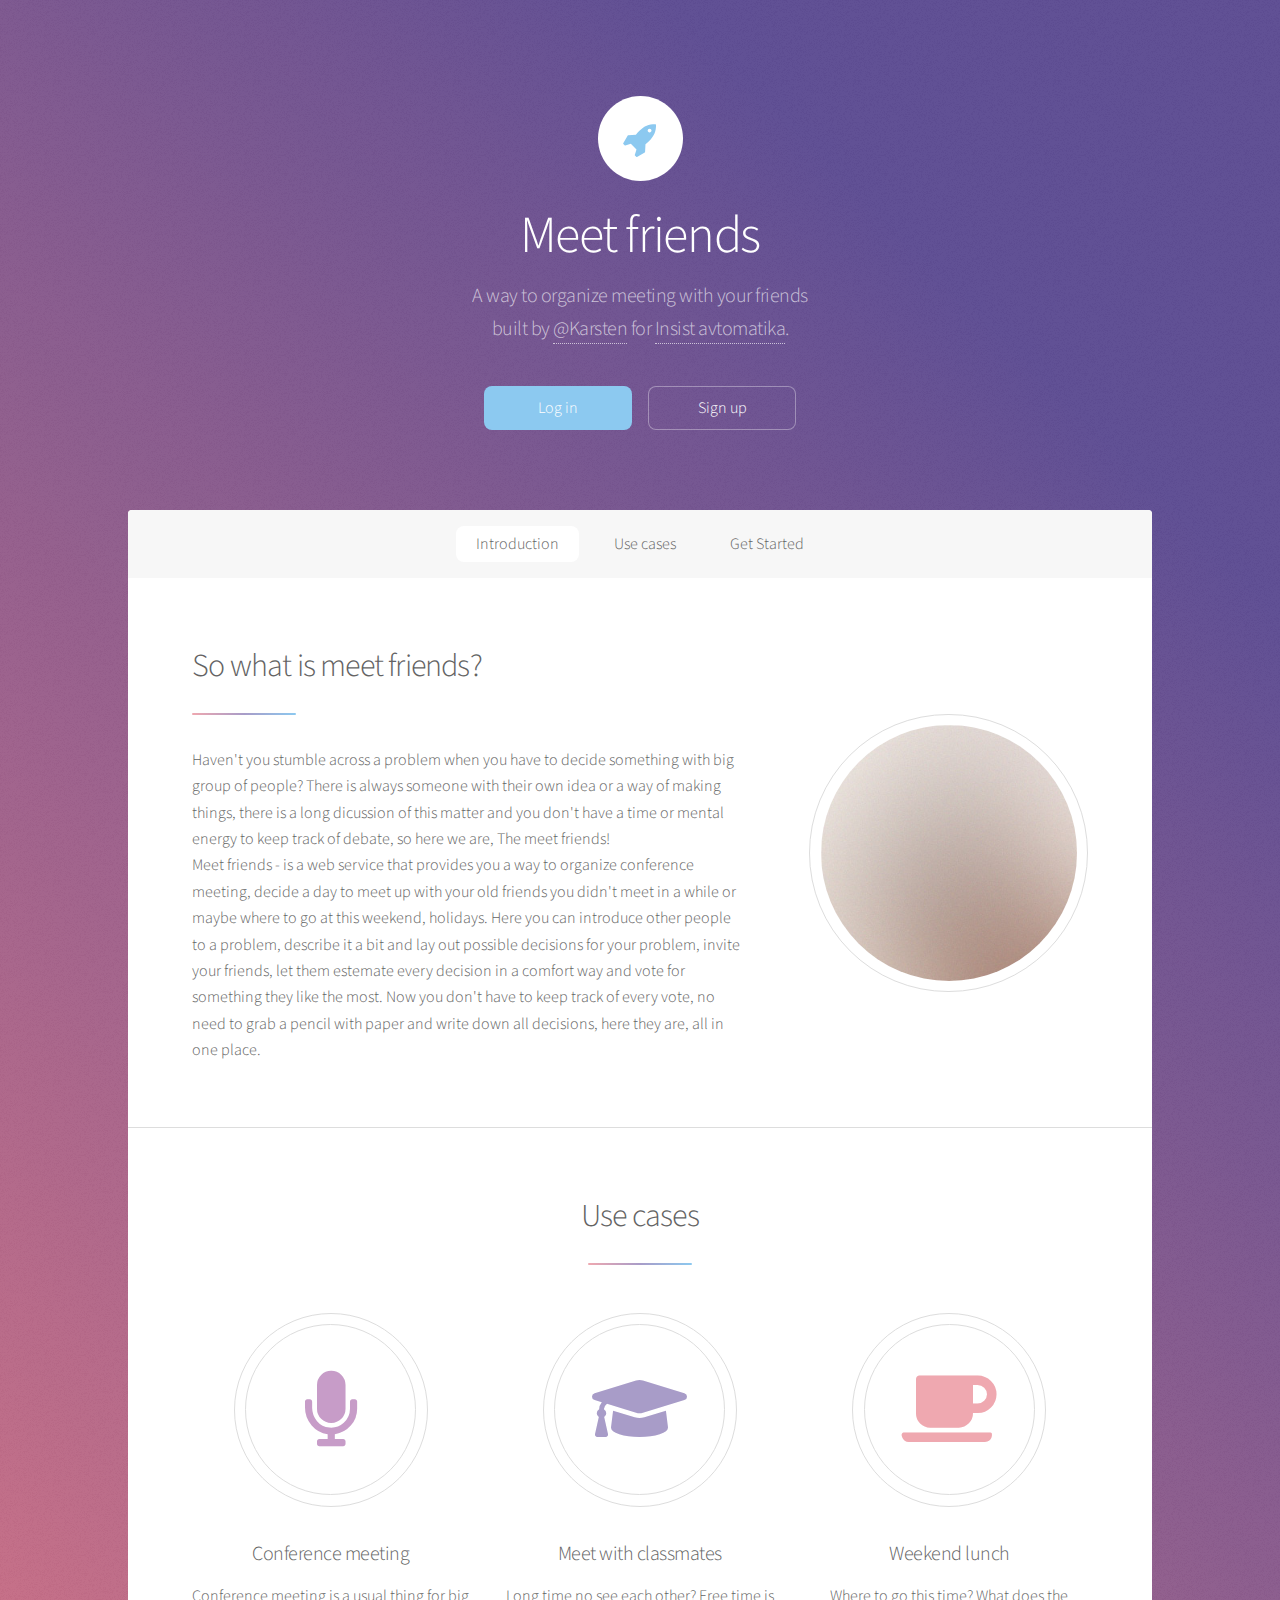
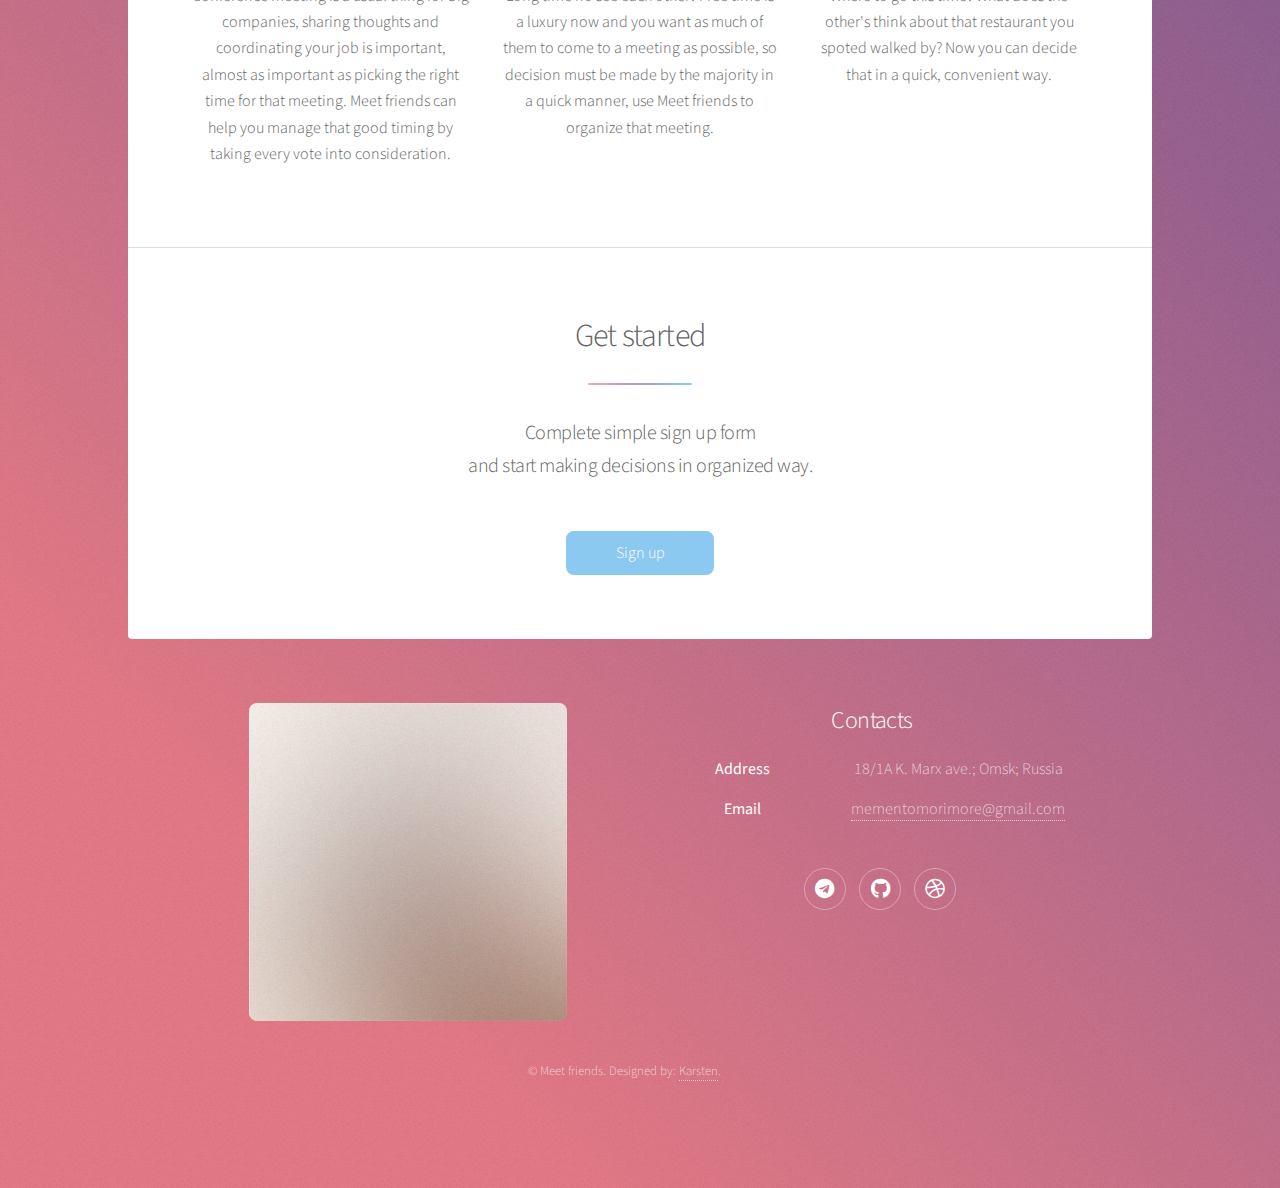
<file: index.html>
<!DOCTYPE HTML>
<!--
	"Meet friends" personal project
-->
<html>
	<head>
		<title>Meet friends</title>
		<meta charset="utf-8" />
		<meta name="viewport" content="width=device-width, initial-scale=1, user-scalable=no" />
		<link rel="stylesheet" href="assets/css/main.css" />
		<noscript><link rel="stylesheet" href="assets/css/noscript.css" /></noscript>
	</head>
	<body class="is-preload">

		<!-- Wrapper -->
			<div id="wrapper">

				<!-- Header -->
					<header id="header" class="alt">
						<span class="logo"><img src="images/logo.svg" alt="" /></span>
						<h1>Meet friends</h1>
						<p>A way to organize meeting with your friends<br /> built by <a href="https://mementomorri.github.io/">@Karsten</a> for <a href="http://www.industrialsystems.ru/">Insist avtomatika</a>.</p>
						<ul class="actions special">
							<li><a href="login.html" class="button primary">Log in</a></li>
							<li><a href="signup.html" class="button">Sign up</a></li>
						</ul>
					</header>

				<!-- Nav -->
					<nav id="nav">
						<ul>
							<li><a href="#intro" class="active">Introduction</a></li>
							<li><a href="#first">Use cases</a></li>
							<li><a href="#cta">Get Started</a></li>
						</ul>
					</nav>

				<!-- Main -->
					<div id="main">

						<!-- Introduction -->
							<section id="intro" class="main">
								<div class="spotlight">
									<div class="content">
										<header class="major">
											<h2>So what is meet friends?</h2>
										</header>
										<p>Haven't you stumble across a problem when you have to decide something with big group of people?
											There is always someone with their own idea or a way of making things, there is a long dicussion
											of this matter and you don't have a time or mental energy to keep track of debate, so here we are, The meet friends! <br>
											Meet friends - is a web service that provides you a way to organize conference meeting, decide a day to meet up with your
											old friends you didn't meet in a while or maybe where to go at this weekend, holidays.
											Here you can introduce other people to a problem, describe it a bit and lay out possible decisions for your problem,
											invite your friends, let them estemate every decision in a comfort way and vote for something they like the most.
											Now you don't have to keep track of every vote, no need to grab a pencil with paper and write down all decisions,
											here they are, all in one place.</p>
									</div>
									<span class="image"><img src="images/pic01.jpg" alt="" /></span>
								</div>
							</section>

						<!-- First Section -->
							<section id="first" class="main special">
								<header class="major">
									<h2>Use cases</h2>
								</header>
								<ul class="features">
									<li>
										<span class="icon solid major style2 fa-microphone"></span>
										<h3>Conference meeting</h3>
										<p>Conference meeting is a usual thing for big companies, sharing thoughts and coordinating your job is important,
											almost as important as picking the right time for that meeting. Meet friends can help you manage that good timing
											by taking every vote into consideration.</p>
									</li>
									<li>
										<span class="icon solid major style3 fa-graduation-cap"></span>
										<h3>Meet with classmates</h3>
										<p>Long time no see each other? Free time is a luxury now and you want as much of them to come to a meeting as possible,
											so decision must be made by the majority in a quick manner, use Meet friends to organize that meeting.</p>
									</li>
									<li>
										<span class="icon solid major style1 fa-coffee"></span>
										<h3>Weekend lunch</h3>
										<p>Where to go this time? What does the other's think about that restaurant you spoted walked by? Now you can decide that
											in a quick, convenient way.</p>
									</li>
								</ul>
								<footer class="major">
								</footer>
							</section>

						<!-- Get Started -->
							<section id="cta" class="main special">
								<header class="major">
									<h2>Get started</h2>
									<p>Complete simple sign up form <br />
									and start making decisions in organized way.</p>
								</header>
								<footer class="major">
									<ul class="actions special">
										<li><a href="signup.html" class="button primary">Sign up</a></li>
									</ul>
								</footer>
							</section>

					</div>

				<!-- Footer -->
					<footer id="footer">
						<section>
									<span class="image"><img src="images/pic01.jpg" alt="" /></span>
						</section>
						<section>
							<h2>Contacts</h2>
							<dl class="alt">
								<dt>Address</dt>
								<dd>18/1A K. Marx ave.; Omsk; Russia</dd>
								<dt>Email</dt>
								<dd><a href="#">mementomorimore@gmail.com</a></dd>
							</dl>
							<ul class="icons">
								<li><a href="https://t.me/AlexeyKarsten" class="icon brands fa-telegram alt"><span class="label">Telegram</span></a></li>
								<li><a href="https://github.com/mementomorri" class="icon brands fa-github alt"><span class="label">GitHub</span></a></li>
								<li><a href="https://mementomorri.github.io/" class="icon brands fa-dribbble alt"><span class="label">Dribbble</span></a></li>
							</ul>
						</section>
						<p class="copyright">&copy; Meet friends. Designed by: <a href="https://mementomorri.github.io/">Karsten</a>.</p>
					</footer>

			</div>

		<!-- Scripts -->
			<script src="assets/js/jquery.min.js"></script>
			<script src="assets/js/jquery.scrollex.min.js"></script>
			<script src="assets/js/jquery.scrolly.min.js"></script>
			<script src="assets/js/browser.min.js"></script>
			<script src="assets/js/breakpoints.min.js"></script>
			<script src="assets/js/util.js"></script>
			<script src="assets/js/main.js"></script>

	</body>
</html>
</file>
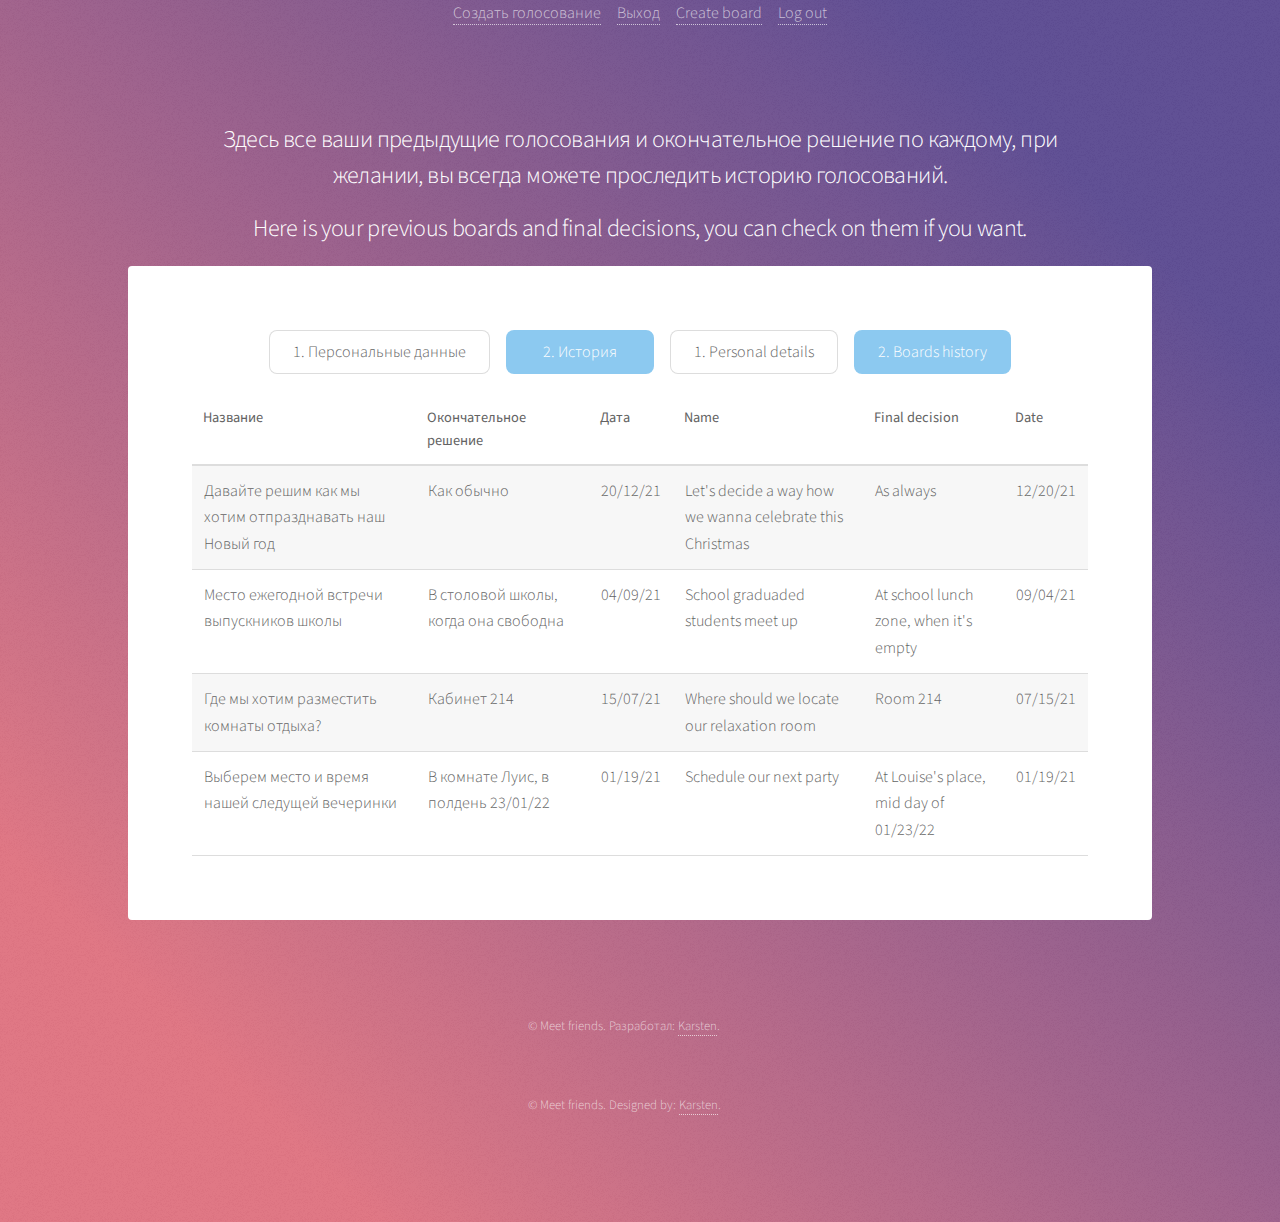
<file: board-history.html>
<!DOCTYPE HTML>
<!--
	"Meet friends" personal project
-->
<html>
	<head>
		<title lang="ru">История голосований - Meet friends</title>
		<title lang="en">Board history - Meet friends</title>
		<link rel="icon" type="image/png" sizes="16x16" href="images/favicon.ico">
		<meta charset="utf-8" />
		<meta name="viewport" content="width=device-width, initial-scale=1, user-scalable=no" />
		<link rel="stylesheet" href="assets/css/main.css" />
		<noscript><link rel="stylesheet" href="assets/css/noscript.css" /></noscript>
	</head>
	<body class="is-preload">

		<!-- Wrapper -->
		<div id="wrapper">

				<!-- Navigation bar -->
				<nav>
					<div id="navbar-right">
						<ul class="actions">
							<li lang="ru"><a href="create-board.html" class="btn btn-floating">Создать голосование</a></li>
							<li lang="ru"><a href="index.html" class="btn btn-floating">Выход</a></li>
							<li lang="en"><a href="create-board.html" class="btn">Create board</a></li>
							<li lang="en"><a href="index.html" class="btn">Log out</a></li>
						</ul>
					</div>
				</nav>

				<!-- Header -->
				<header id="header">
					<h2 lang="ru" class="casual-text"> Здесь все ваши предыдущие голосования и окончательное решение по каждому, при желании, вы всегда можете проследить историю голосований. </h2>
					<h2 lang="en" class="casual-text"> Here is your previous boards and final decisions, you can check on them if you want. </h2>
				</header>

				<!-- Main -->
				<div id="main" class="transparent-window">

					<!-- Content -->
					<section id="board-history" class="main">
						<ul class="actions" style="flex-direction:row;">
							<li lang="ru"><a href="personal-page.html" class="button">1. Персональные данные</a></li>
							<li lang="ru"><a href="board-history.html" class="button primary">2. История</a></li>
							<li lang="en"><a href="personal-page.html" class="button">1. Personal details</a></li>
							<li lang="en"><a href="board-history.html" class="button primary">2. Boards history</a></li>
						</ul>
							<div class="board-tiles">
									<div class="table-wrapper">
										<table id="historyTable" style="cursor: pointer;">
											<thead>
												<tr style="cursor: default">
													<th lang="ru">Название</th>
													<th lang="ru">Окончательное решение</th>
													<th lang="ru">Дата</th>
													<th lang="en">Name</th>
													<th lang="en">Final decision</th>
													<th lang="en">Date</th>
												</tr>
											</thead>
											<tbody>
												<tr>
													<td lang="ru">Давайте решим как мы хотим отпразднавать наш Новый год</td>
													<td lang="ru">Как обычно</td>
													<td lang="ru">20/12/21</td>
													<td lang="en">Let's decide a way how we wanna celebrate this Christmas</td>
													<td lang="en">As always</td>
													<td lang="en">12/20/21</td>
												</tr>
												<tr>
													<td lang="ru">Место ежегодной встречи выпускников школы</td>
													<td lang="ru">В столовой школы, когда она свободна</td>
													<td lang="ru">04/09/21</td>
													<td lang="en">School graduaded students meet up</td>
													<td lang="en">At school lunch zone, when it's empty</td>
													<td lang="en">09/04/21</td>
												</tr>
												<tr>
													<td lang="ru">Где мы хотим разместить комнаты отдыха?</td>
													<td lang="ru"> Кабинет 214</td>
													<td lang="ru">15/07/21</td>
													<td lang="en">Where should we locate our relaxation room</td>
													<td lang="en"> Room 214</td>
													<td lang="en">07/15/21</td>
												</tr>
												<tr>
													<td lang="ru">Выберем место и время нашей следущей вечеринки</td>
													<td lang="ru">В комнате Луис, в полдень 23/01/22</td>
													<td lang="ru">01/19/21</td>
													<td lang="en">Schedule our next party</td>
													<td lang="en">At Louise's place, mid day of 01/23/22</td>
													<td lang="en">01/19/21</td>
												</tr>
											</tbody>
										</table>
									</div>
							</div>
							</div>
						</form>
					</section>
				</div>

				<!-- Footer -->
				<footer id="footer">
					<p class="copyright" lang="ru">&copy; Meet friends. Разработал: <a href="https://mementomorri.github.io/">Karsten</a>.</p>
					<p class="copyright" lang="en">&copy; Meet friends. Designed by: <a href="https://mementomorri.github.io/">Karsten</a>.</p>
				</footer>

				<!-- Scripts -->
				<script src="assets/js/jquery.min.js"></script>
				<script src="assets/js/jquery.scrollex.min.js"></script>
				<script src="assets/js/jquery.scrolly.min.js"></script>
				<script src="assets/js/browser.min.js"></script>
				<script src="assets/js/breakpoints.min.js"></script>
				<script src="assets/js/util.js"></script>
				<script src="assets/js/main.js"></script>
				<script src="assets/js/history_table.js"></script>

	</body>
</html>
</file>
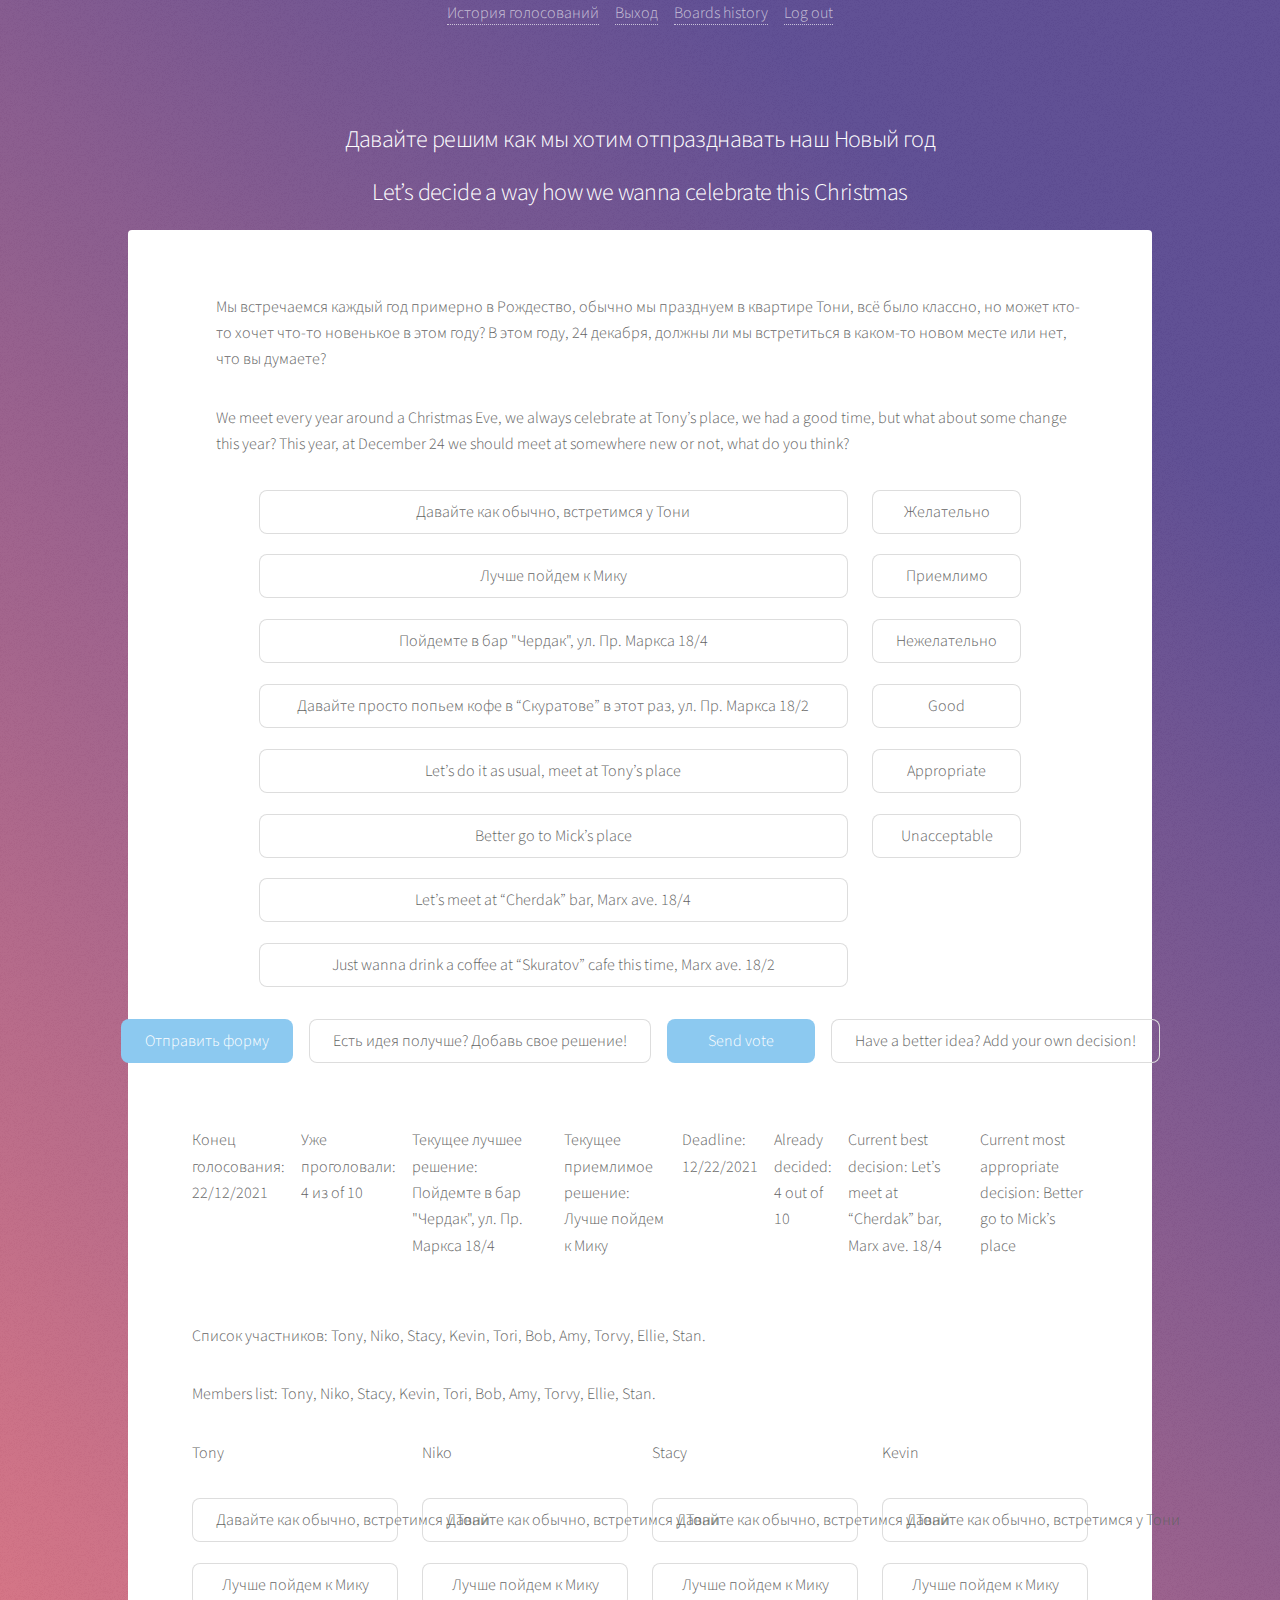
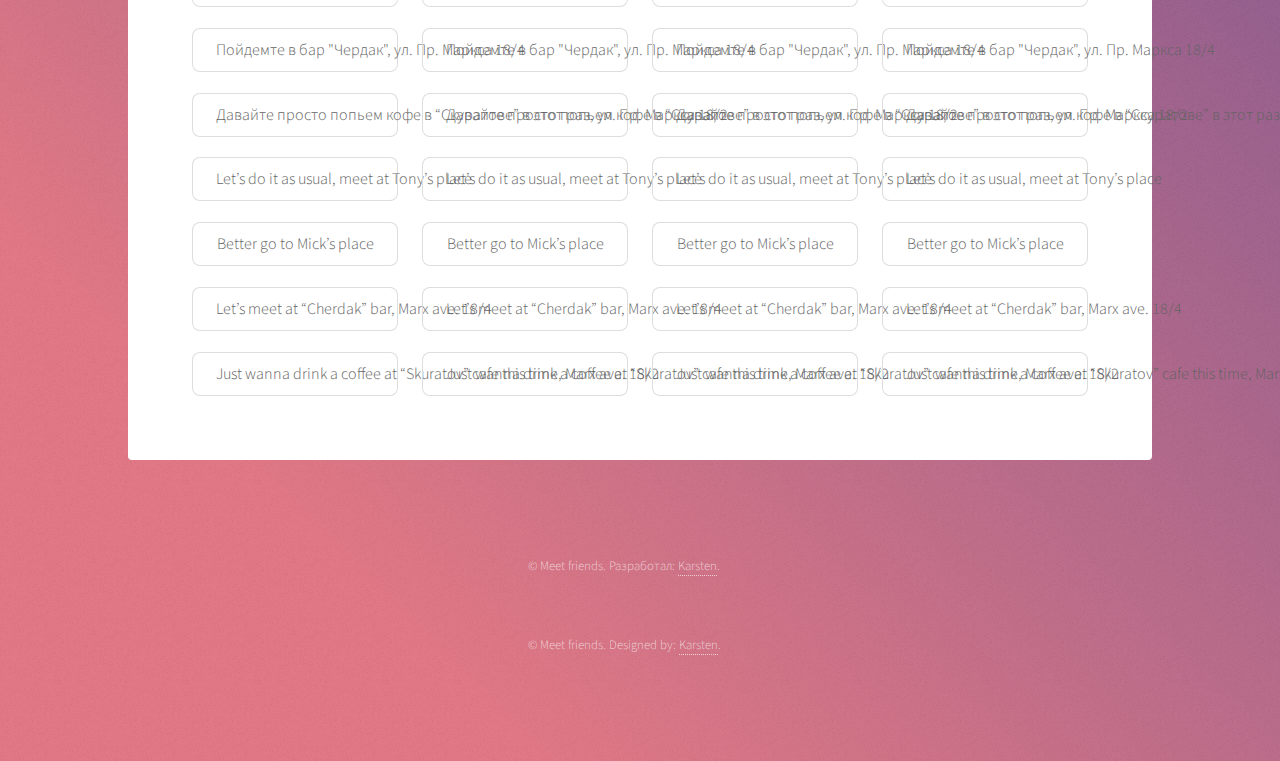
<file: board.html>
<!DOCTYPE HTML>
<!--
	"Meet friends" personal project
-->
<html>
	<head>
		<title lang="ru">Голосование - Meet friends</title>
		<title lang="en">Vote - Meet friends</title>
		<link rel="icon" type="image/png" sizes="16x16" href="images/favicon.ico">
		<meta charset="utf-8" />
		<meta name="viewport" content="width=device-width, initial-scale=1, user-scalable=no" />
		<link rel="stylesheet" href="assets/css/main.css" />
		<noscript><link rel="stylesheet" href="assets/css/noscript.css" /></noscript>
	</head>
	<body class="is-preload">

		<!-- Wrapper -->
			<div id="wrapper">

				<!-- Navigation bar -->
				<nav>
					<div id="navbar-right">
						<ul class="actions">
							<li lang="ru"><a href="board-history.html" class="btn btn-floating">История голосований</a></li>
							<li lang="ru"><a href="index.html" class="btn btn-floating">Выход</a></li>
							<li lang="en"><a href="board-history.html" class="btn btn-floating">Boards history</a></li>
							<li lang="em"><a href="index.html" class="btn btn-floating">Log out</a></li>
						</ul>
					</div>
				</nav>

				<!-- Header -->
					<header id="header">
						<h2 lang="ru">Давайте решим как мы хотим отпразднавать наш Новый год</h2>
						<h2 lang="en">Let’s decide a way how we wanna celebrate this Christmas</h2>
					</header>

				<!-- Main -->
					<div id="main" class="board">

						<!-- Content -->
						<div id="board" class="main">
							<section id="board-config" class="main" style="border-top:none">
								<form method="get" action="board.html" class="row aln-center">
									<p lang="ru" style="margin-left:1.5em; margin-top: 0;" class="col-12"> Мы встречаемся каждый год примерно в
										Рождество, обычно мы празднуем в квартире Тони, всё было классно, но может кто-то хочет что-то новенькое в этом году? В этом году,
										24 декабря, должны ли мы встретиться в каком-то новом месте или нет, что вы думаете? </p>
									<p lang="en" style="margin-left:1.5em; margin-top: 0;" class="col-12"> We meet every year around a
										Christmas Eve, we always celebrate at Tony’s place, we had a good time, but what about some change this year? This year,
										at December 24 we should meet at somewhere new or not, what do you think? </p>
									<div id="vote-options" class="col-8 col-12-medium">
										<ul  class="actions stacked">
											<li lang="ru"><a href="#" class="button fit"> Давайте как обычно, встретимся у Тони </a></li>
											<li lang="ru"><a href="#" class="button fit"> Лучше пойдем к Мику </a></li>
											<li lang="ru"><a href="#" class="button fit"> Пойдемте в бар "Чердак", ул. Пр. Маркса 18/4 </a></li>
											<li lang="ru"><a href="#" class="button fit"> Давайте просто попьем кофе в “Скуратове” в этот раз, ул. Пр. Маркса 18/2 </a></li>
											<li lang="en"><a href="#" class="button fit"> Let’s do it as usual, meet at Tony’s place </a></li>
											<li lang="en"><a href="#" class="button fit"> Better go to Mick’s place </a></li>
											<li lang="en"><a href="#" class="button fit"> Let’s meet at “Cherdak” bar,  Marx ave. 18/4 </a></li>
											<li lang="en"><a href="#" class="button fit"> Just wanna drink a coffee at  “Skuratov” cafe this time, Marx ave. 18/2 </a></li>
										</ul>
									</div>
									<div id="attitude">
										<ul id="ops" class="actions stacked">
											<li lang="ru"><a id="good-decision" href="#" class="button fit"> Желательно </a></li>
											<li lang="ru"><a id="appropriate-decision" href="#" class="button fit"> Приемлимо </a></li>
											<li lang="ru"><a id="unacceptable-decision" href="#" class="button fit"> Нежелательно </a></li>
											<li lang="en"><a id="good-decision" href="#" class="button fit"> Good </a></li>
											<li lang="en"><a id="appropriate-decision" href="#" class="button fit"> Appropriate </a></li>
											<li lang="en"><a id="unacceptable-decision" href="#" class="button fit"> Unacceptable </a></li>
										</ul>
									</div>
									<div class="col-12">
										<ul class="actions">
											<li lang="ru"><input type="submit" value="Отправить форму" class="primary" /></li>
											<li lang="ru"><input type="submit" value="Есть идея получше? Добавь свое решение!" class="buttom" style=""/></li>
											<li lang="en"><input type="submit" value="Send vote" class="primary" /></li>
											<li lang="en"><input type="submit" value="Have a better idea? Add your own decision!" class="buttom" style=""/></li>
										</ul>
									</div>
								</form>
									<div id="vote-stats" class="col-12">
										<ul class="actions">
											<li lang="ru"> <p> Конец голосования: 22/12/2021 </p> </li>
											<li lang="ru"> <p> Уже проголовали: 4 из of 10 </p> </li>
											<li lang="ru"> <p> Текущее лучшее решение: Пойдемте в бар "Чердак", ул. Пр. Маркса 18/4 </p> </li>
											<li lang="ru"> <p> Текущее приемлимое решение: Лучше пойдем к Мику  </p> </li>
											<li lang="en"> <p> Deadline: 12/22/2021 </p> </li>
											<li lang="en"> <p> Already decided: 4 out of 10 </p> </li>
											<li lang="en"> <p> Current best decision: Let’s meet at “Cherdak” bar,  Marx ave. 18/4 </p> </li>
											<li lang="en"> <p> Current most appropriate decision: Better go to Mick’s place  </p> </li>
										</ul>
									</div>
									<div class="col-12">
											<p lang="ru"> Список участников: Tony, Niko, Stacy, Kevin, Tori, Bob, Amy, Torvy, Ellie, Stan. </p>
											<p lang="en"> Members list: Tony, Niko, Stacy, Kevin, Tori, Bob, Amy, Torvy, Ellie, Stan. </p>
									</div>
									<div id="votes" class="row col-12">
										<div class="col-3 col-12-medium">
											<p>Tony</p>
											<ul class="actions stacked" >
												<li lang="ru"><a class="button fit"> Давайте как обычно, встретимся у Тони </a></li>
												<li lang="ru"><a class="button fit"> Лучше пойдем к Мику </a></li>
												<li lang="ru"><a class="button fit"> Пойдемте в бар "Чердак", ул. Пр. Маркса 18/4 </a></li>
												<li lang="ru"><a class="button fit"> Давайте просто попьем кофе в “Скуратове” в этот раз, ул. Пр. Маркса 18/2 </a></li>
												<li lang="en"><a class="button fit"> Let’s do it as usual, meet at Tony’s place </a></li>
												<li lang="en"><a class="button fit"> Better go to Mick’s place  </a></li>
												<li lang="en"><a class="button fit"> Let’s meet at “Cherdak” bar,  Marx ave. 18/4 </a></li>
												<li lang="en"><a class="button fit"> Just wanna drink a coffee at  “Skuratov” cafe this time,  Marx ave. 18/2 </a></li>
											</ul>
										</div>
										<div class="col-3 col-12-medium">
											<p>Niko</p>
											<ul class="actions stacked">
												<li lang="ru"><a class="button fit"> Давайте как обычно, встретимся у Тони </a></li>
												<li lang="ru"><a class="button fit"> Лучше пойдем к Мику </a></li>
												<li lang="ru"><a class="button fit"> Пойдемте в бар "Чердак", ул. Пр. Маркса 18/4 </a></li>
												<li lang="ru"><a class="button fit"> Давайте просто попьем кофе в “Скуратове” в этот раз, ул. Пр. Маркса 18/2 </a></li>
												<li lang="en"><a class="button fit"> Let’s do it as usual, meet at Tony’s place </a></li>
												<li lang="en"><a class="button fit"> Better go to Mick’s place  </a></li>
												<li lang="en"><a class="button fit"> Let’s meet at “Cherdak” bar,  Marx ave. 18/4 </a></li>
												<li lang="en"><a class="button fit"> Just wanna drink a coffee at  “Skuratov” cafe this time,  Marx ave. 18/2 </a></li>
											</ul>
										</div>
										<div class="col-3 col-12-medium">
											<p>Stacy</p>
											<ul class="actions stacked">
												<li lang="ru"><a class="button fit"> Давайте как обычно, встретимся у Тони </a></li>
												<li lang="ru"><a class="button fit"> Лучше пойдем к Мику </a></li>
												<li lang="ru"><a class="button fit"> Пойдемте в бар "Чердак", ул. Пр. Маркса 18/4 </a></li>
												<li lang="ru"><a class="button fit"> Давайте просто попьем кофе в “Скуратове” в этот раз, ул. Пр. Маркса 18/2 </a></li>
												<li lang="en"><a class="button fit"> Let’s do it as usual, meet at Tony’s place </a></li>
												<li lang="en"><a class="button fit"> Better go to Mick’s place  </a></li>
												<li lang="en"><a class="button fit"> Let’s meet at “Cherdak” bar,  Marx ave. 18/4 </a></li>
												<li lang="en"><a class="button fit"> Just wanna drink a coffee at  “Skuratov” cafe this time,  Marx ave. 18/2 </a></li>
											</ul>
										</div>
										<div class="col-3 col-12-medium">
											<p>Kevin</p>
											<ul class="actions stacked">
												<li lang="ru"><a class="button fit"> Давайте как обычно, встретимся у Тони </a></li>
												<li lang="ru"><a class="button fit"> Лучше пойдем к Мику </a></li>
												<li lang="ru"><a class="button fit"> Пойдемте в бар "Чердак", ул. Пр. Маркса 18/4 </a></li>
												<li lang="ru"><a class="button fit"> Давайте просто попьем кофе в “Скуратове” в этот раз, ул. Пр. Маркса 18/2 </a></li>
												<li lang="en"><a class="button fit"> Let’s do it as usual, meet at Tony’s place </a></li>
												<li lang="en"><a class="button fit"> Better go to Mick’s place  </a></li>
												<li lang="en"><a class="button fit"> Let’s meet at “Cherdak” bar,  Marx ave. 18/4 </a></li>
												<li lang="en"><a class="button fit"> Just wanna drink a coffee at  “Skuratov” cafe this time,  Marx ave. 18/2 </a></li>
											</ul>
										</div>
									</div>
								</section>
							</div>
						</div>
					</div>

			<!-- Footer -->
			<footer id="footer">
				<p class="copyright" lang="ru">&copy; Meet friends. Разработал: <a href="https://mementomorri.github.io/">Karsten</a>.</p>
				<p class="copyright" lang="en">&copy; Meet friends. Designed by: <a href="https://mementomorri.github.io/">Karsten</a>.</p>
			</footer>

			<!-- Scripts -->
			<script src="assets/js/jquery.min.js"></script>
			<script src="assets/js/jquery.scrollex.min.js"></script>
			<script src="assets/js/jquery.scrolly.min.js"></script>
			<script src="assets/js/browser.min.js"></script>
			<script src="assets/js/breakpoints.min.js"></script>
			<script src="assets/js/util.js"></script>
			<script src="assets/js/main.js"></script>
	</body>
</html>
</file>
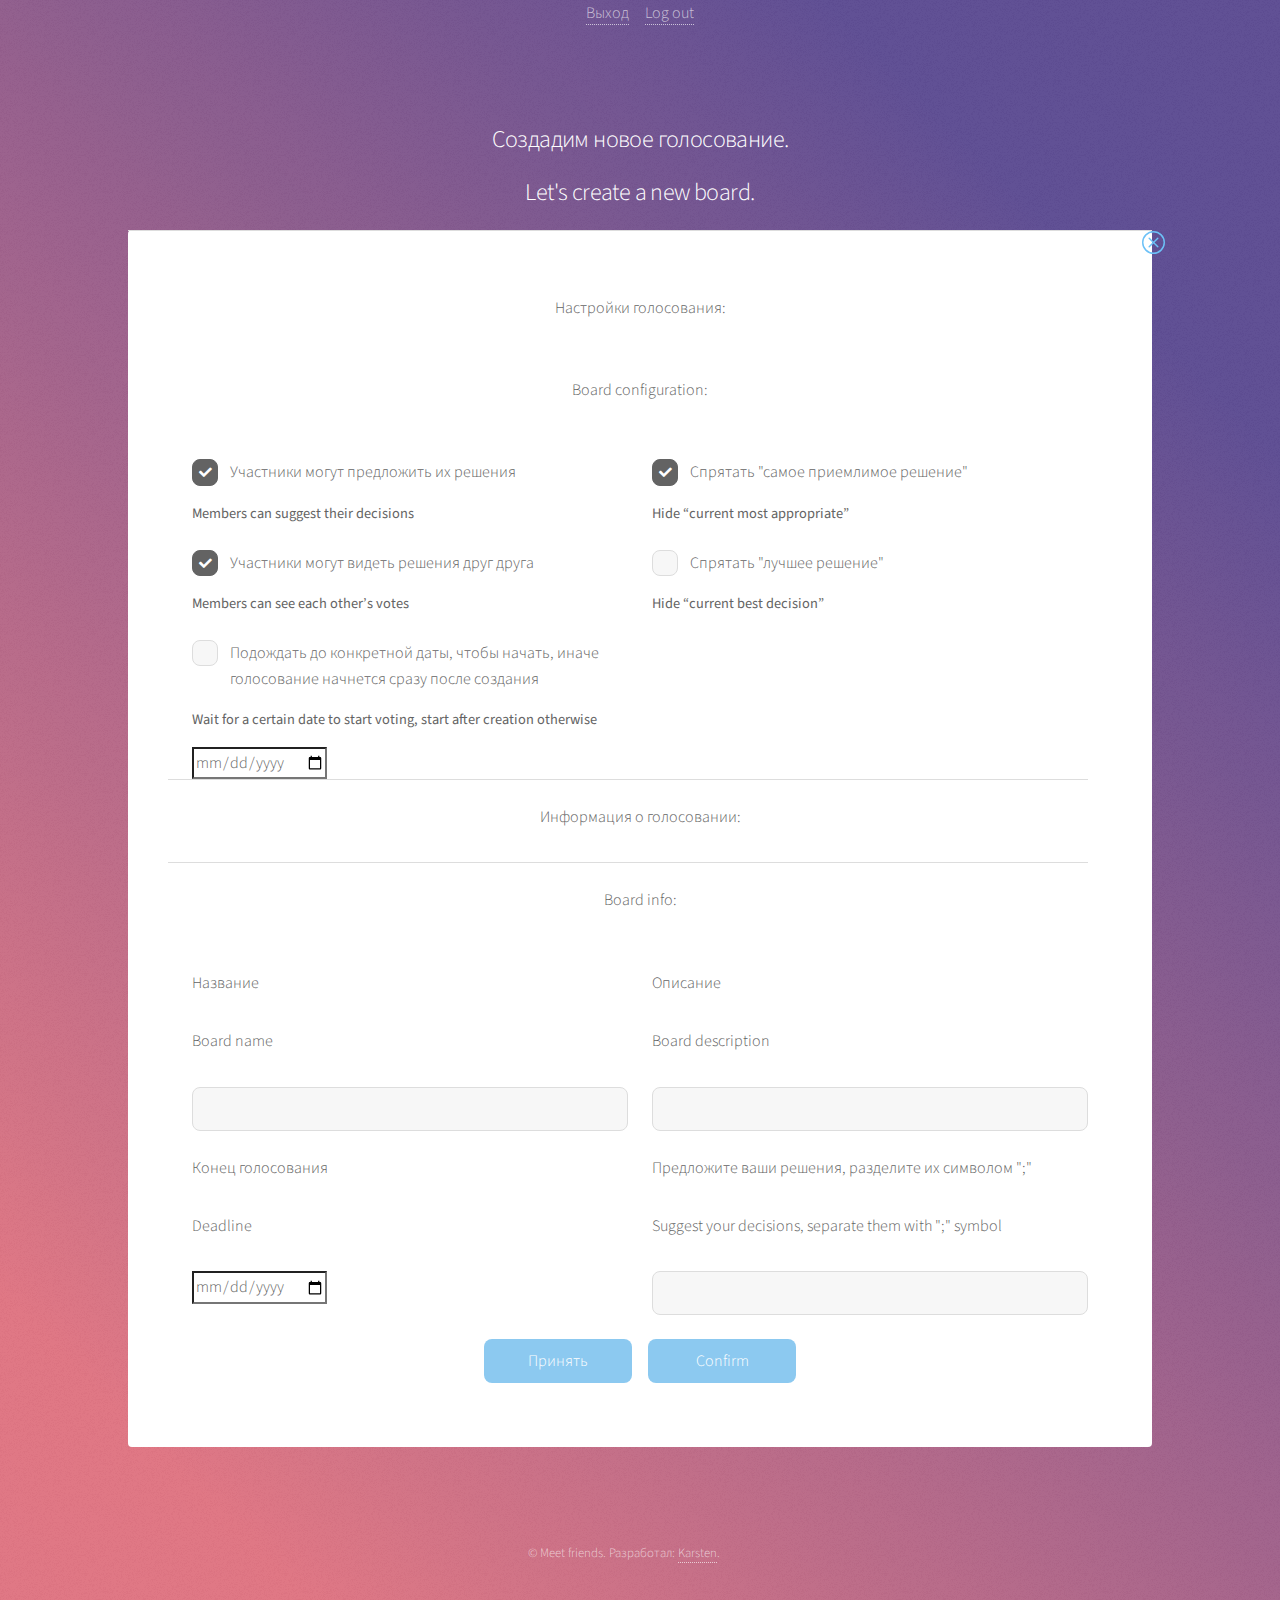
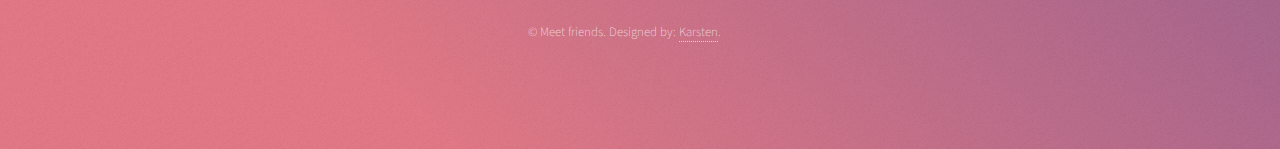
<file: create-board.html>
<!DOCTYPE HTML>
<!--
	"Meet friends" personal project
-->
<html>
	<head>
		<title lang="ru">Создать голосование - Meet friends</title>
		<title lang="en">Create a new board - Meet friends</title>
		<link rel="icon" type="image/png" sizes="16x16" href="images/favicon.ico">
		<meta charset="utf-8" />
		<meta name="viewport" content="width=device-width, initial-scale=1, user-scalable=no" />
		<link rel="stylesheet" href="assets/css/main.css" />
		<noscript><link rel="stylesheet" href="assets/css/noscript.css" /></noscript>
	</head>
	<body class="is-preload">

		<!-- Wrapper -->
		<div id="wrapper">

			<!-- Navigation bar -->
			<nav>
				<div id="navbar-right">
					<ul class="actions">
						<li lang="ru"><a href="index.html" class="btn btn-floating">Выход</a></li>
						<li lang="en"><a href="index.html" class="btn btn-floating">Log out</a></li>
					</ul>
				</div>
			</nav>

			<!-- Header -->
			<header id="header">
				<h2 lang="ru">Создадим новое голосование.</h2>
				<h2 lang="en">Let's create a new board.</h2>
			</header>

				<!-- Main -->
				<div id="main" class="create-board">
					<a href="board-history.html">
						<div id="goback">
							<svg xmlns="http://www.w3.org/2000/svg" width="23" height="23" fill="#6CC1F7" class="bi bi-x-circle" viewBox="0 0 16 16">
								<path d="M8 15A7 7 0 1 1 8 1a7 7 0 0 1 0 14zm0 1A8 8 0 1 0 8 0a8 8 0 0 0 0 16z"/>
								<path d="M4.646 4.646a.5.5 0 0 1 .708 0L8 7.293l2.646-2.647a.5.5 0 0 1 .708.708L8.707 8l2.647 2.646a.5.5 0 0 1-.708.708L8 8.707l-2.646 2.647a.5.5 0 0 1-.708-.708L7.293 8 4.646 5.354a.5.5 0 0 1 0-.708z"/>
							</svg>
						</div>
					</a>

					<!-- Content -->
					<div id="create-board" class="main">
						<section id="board-config" class="main" style="border-top:none">
							<form method="get" action="board.html" class="row gtr-uniform">
								<p lang="ru" style="text-align: center" class="col-12"> Настройки голосования: </p>
								<p lang="en" style="text-align: center" class="col-12"> Board configuration: </p>
								<div class="col-6 col-12-small">
									<input type="checkbox" id="suggest-decisions" name="suggest-decisions" checked>
									<label lang="ru" for="suggest-decisions" class="bold-text">Участники могут предложить их решения</label>
									<label lang="en" for="suggest-decisions" class="bold-text">Members can suggest their decisions</label>
								</div>
								<div class="col-6 col-12-small">
									<input type="checkbox" id="hide-appropriate" name="hide-appropriate" checked>
									<label lang="ru" for="hide-appropriate" class="bold-text">Спрятать "самое приемлимое решение"</label>
									<label lang="en" for="hide-appropriate" class="bold-text">Hide “current most appropriate”</label>
								</div>
								<div class="col-6 col-12-small">
									<input type="checkbox" id="see-votes" name="see-votes" checked>
									<label lang="ru" for="see-votes" class="bold-text">Участники могут видеть решения друг друга</label>
									<label lang="en" for="see-votes" class="bold-text">Members can see each other’s votes</label>
								</div>
								<div class="col-6 col-12-small">
									<input type="checkbox" id="hide-best" name="hide-best" >
									<label lang="ru" for="hide-best" class="bold-text">Спрятать "лучшее решение"</label>
									<label lang="en" for="hide-best" class="bold-text">Hide “current best decision”</label>
								</div>
								<div class="col-6 col-12-small">
									<input type="checkbox" id="start-date" name="start-date">
									<label lang="ru" for="start-date" class="bold-text">Подождать до конкретной даты, чтобы начать, иначе голосование начнется сразу после создания</label>
									<label lang="en" for="start-date" class="bold-text">Wait for  a certain date to start voting, start after creation otherwise</label>
									<input type="date" name="" value="">
								</div>
								<p lang="ru" style="text-align: center; border-top: solid 1px #dddddd" class="col-12"> Информация о голосовании: </p>
								<p lang="en" style="text-align: center; border-top: solid 1px #dddddd" class="col-12"> Board info: </p>
								<div class="col-6 col-12-xsmall">
									<p lang="ru" class="bold-text"> Название </p>
									<p lang="en" class="bold-text"> Board name </p>
									<input type="text" name="board-name" id="board-name" value=""/>
								</div>
								<div class="col-6 col-12-xsmall">
									<p lang="ru" class="bold-text"> Описание </p>
									<p lang="en" class="bold-text"> Board description </p>
									<input type="text" name="board-descr" id="board-descr" value=""/>
								</div>
								<div class="col-6 col-12-xsmall">
									<p lang="ru" class="bold-text"> Конец голосования </p>
									<p lang="en" class="bold-text"> Deadline </p>
									<input type="date" name="deadline" id="deadline" value=""/>
								</div>
								<div class="col-6 col-12-xsmall">
									<p lang="ru" class="bold-text"> Предложите ваши решения, разделите их символом ";" </p>
									<p lang="en" class="bold-text"> Suggest your decisions, separate them with ";" symbol </p>
									<input type="text" name="start-decisions" id="start-decisions" value=""/>
								</div>
								<div class="col-12">
									<ul class="actions">
										<li lang="ru"><input type="submit" value="Принять" class="primary" /></li>
										<li lang="en"><input type="submit" value="Confirm" class="primary" /></li>
									</ul>
								</div>
							</div>
						</form>
					</section>
				</div>
			</div>

			<!-- Footer -->
			<footer id="footer">
				<p class="copyright" lang="ru">&copy; Meet friends. Разработал: <a href="https://mementomorri.github.io/">Karsten</a>.</p>
				<p class="copyright" lang="en">&copy; Meet friends. Designed by: <a href="https://mementomorri.github.io/">Karsten</a>.</p>
			</footer>

			<!-- Scripts -->
			<script src="assets/js/jquery.min.js"></script>
			<script src="assets/js/jquery.scrollex.min.js"></script>
			<script src="assets/js/jquery.scrolly.min.js"></script>
			<script src="assets/js/browser.min.js"></script>
			<script src="assets/js/breakpoints.min.js"></script>
			<script src="assets/js/util.js"></script>
			<script src="assets/js/main.js"></script>

	</body>
</html>
</file>
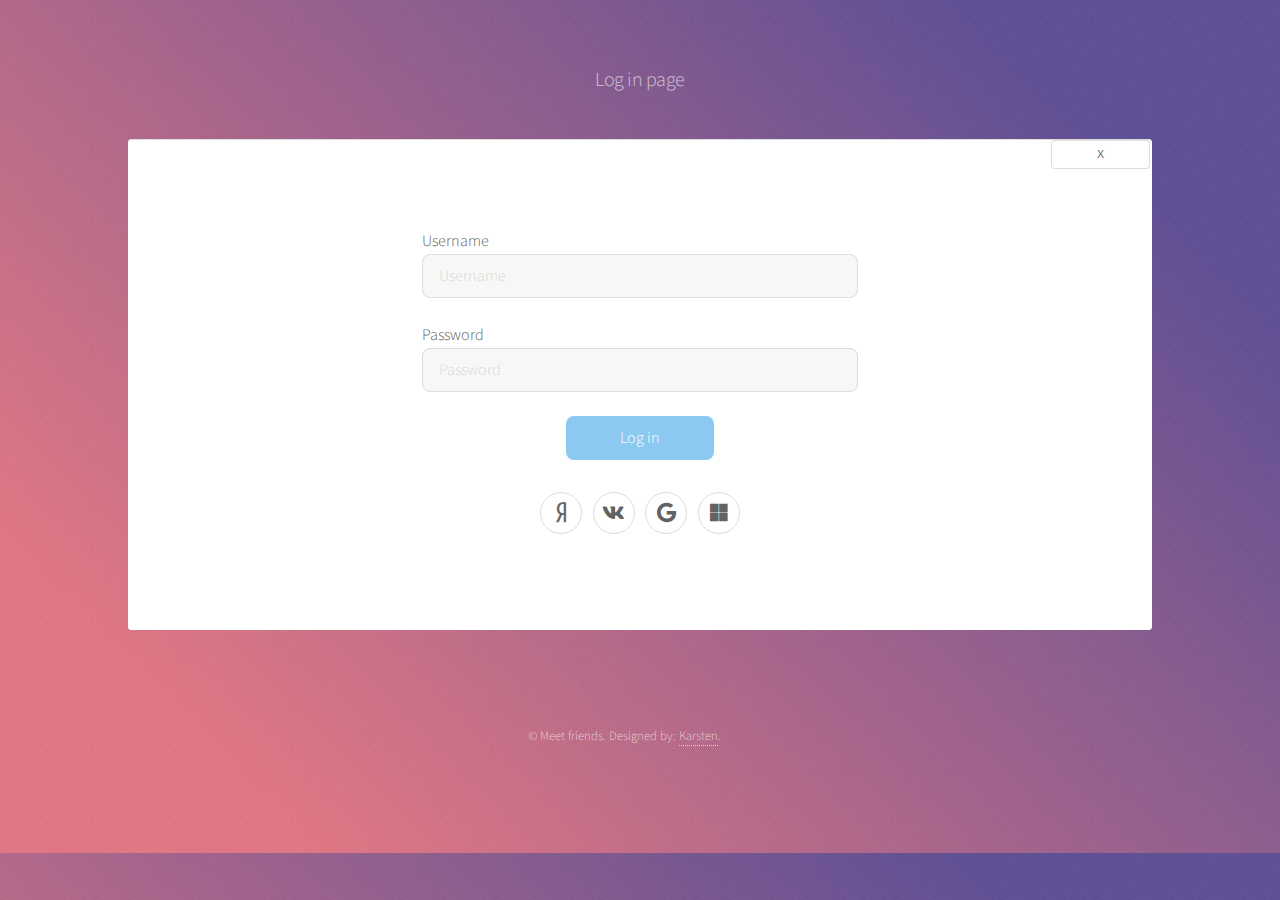
<file: login.html>
<!DOCTYPE HTML>
<!--
	"Meet friends" personal project
-->
<html>
	<head>
		<title>Log in - Meet friends</title>
		<meta charset="utf-8" />
		<meta name="viewport" content="width=device-width, initial-scale=1, user-scalable=no" />
		<link rel="stylesheet" href="assets/css/main.css" />
		<noscript><link rel="stylesheet" href="assets/css/noscript.css" /></noscript>
	</head>
	<body class="is-preload">

		<!-- Wrapper -->
			<div id="wrapper">

				<!-- Header -->
					<header id="header">
						<p>Log in page</p>
					</header>

				<!-- Main -->
					<div id="main">
						<a href="index.html">
						<button id="goback">
							X
						</button>
						</a>
						<!-- Content -->
							<section id="login" class="main">
								<form method="post" action="#" class="row aln-center">
									<div class="col-6 col-12-xsmall">
										<p> Username </p>
										<input type="text" name="demo-name" id="demo-name" value="" placeholder="Username" />
										<p> Password </p>
										<input type="password" name="demo-password" id="demo-password" value="" placeholder="Password" />
									</div>
										<div class="col-12">
											<ul class="actions">
												<li><input type="submit" value="Log in" class="primary" /></li>
											</ul>
											<ul class=icons>
												<li><a href="" class="icon brands fa-yandex alt"><span class="label">Yandex</span></a></li>
												<li><a href="" class="icon brands fa-vk alt"><span class="label">VK</span></a></li>
												<li><a href="" class="icon brands fa-google alt"><span class="label">Google</span></a></li>
												<li><a href="" class="icon brands fa-microsoft alt"><span class="label">Github</span></a></li>
											</ul>
										</div>
									</div>
								</form>
							</section>

					</div>

					<!-- Footer -->
						<footer id="footer">
							<p class="copyright">&copy; Meet friends. Designed by: <a href="https://mementomorri.github.io/">Karsten</a>.</p>
						</footer>
				</div>

		<!-- Scripts -->
			<script src="assets/js/jquery.min.js"></script>
			<script src="assets/js/jquery.scrollex.min.js"></script>
			<script src="assets/js/jquery.scrolly.min.js"></script>
			<script src="assets/js/browser.min.js"></script>
			<script src="assets/js/breakpoints.min.js"></script>
			<script src="assets/js/util.js"></script>
			<script src="assets/js/main.js"></script>

	</body>
</html>
</file>
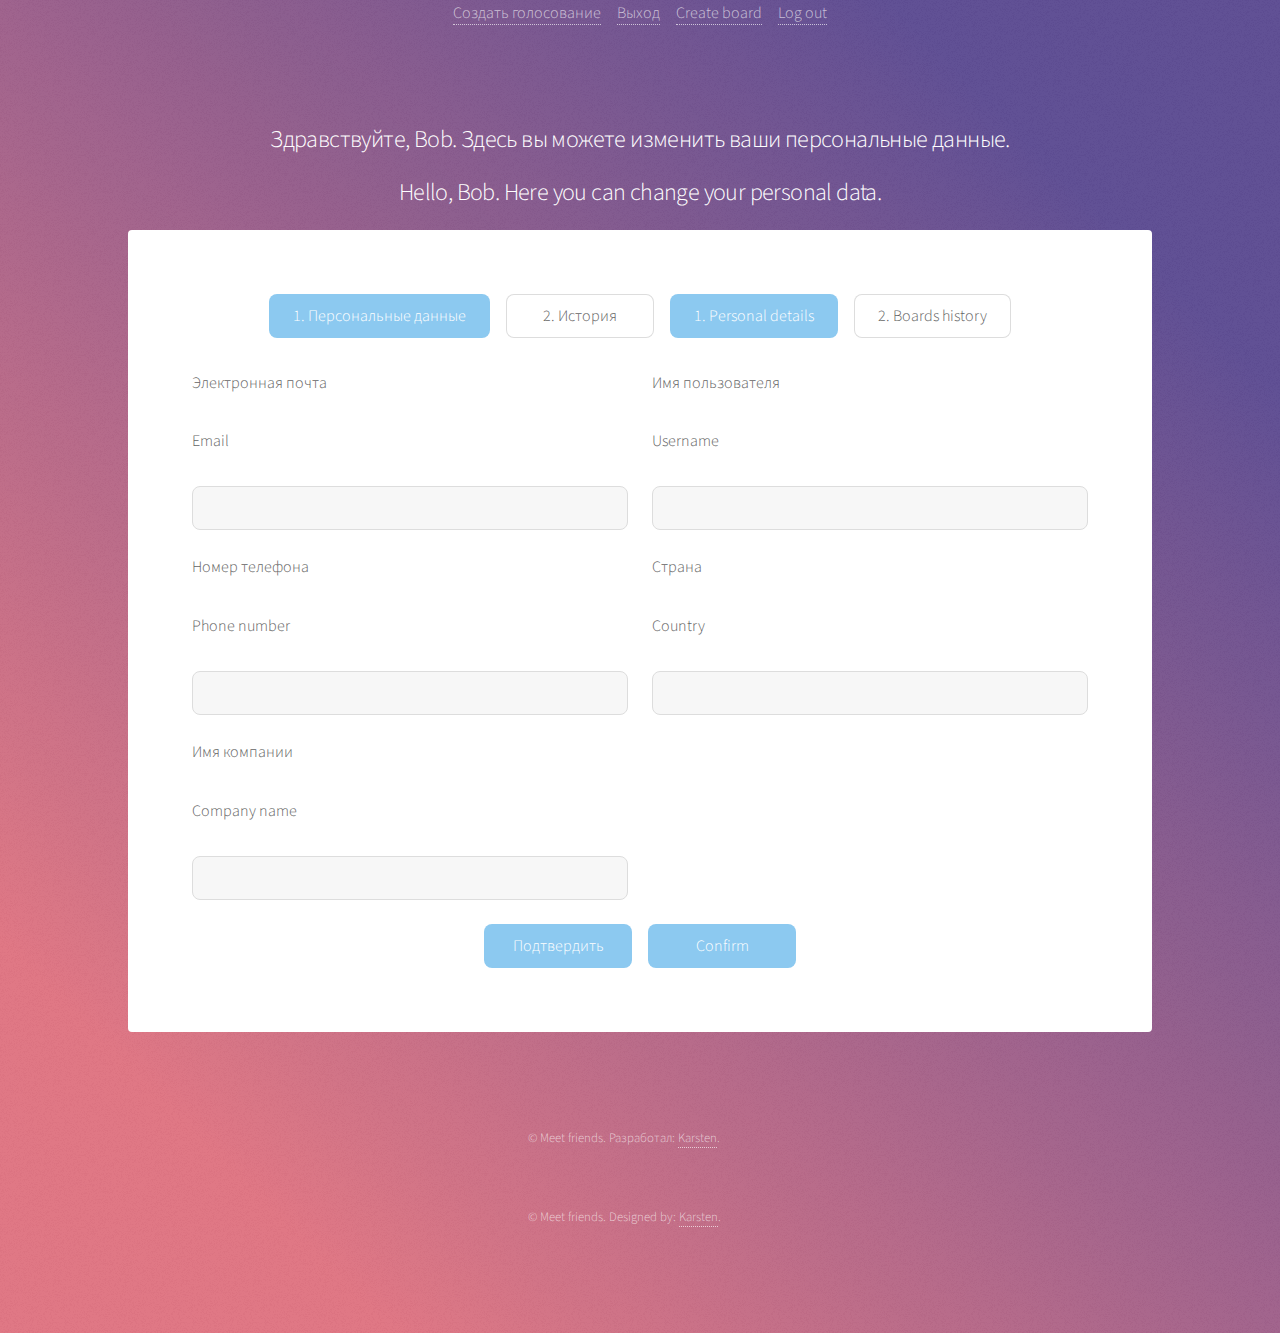
<file: personal-page.html>
<!DOCTYPE HTML>
<!--
	"Meet friends" personal project
-->
<html>
	<head>
		<title lang="ru">Персональная страница - Meet friends</title>
		<title lang="en">Personal page - Meet friends</title>
		<link rel="icon" type="image/png" sizes="16x16" href="images/favicon.ico">
		<meta charset="utf-8" />
		<meta name="viewport" content="width=device-width, initial-scale=1, user-scalable=no" />
		<link rel="stylesheet" href="assets/css/main.css" />
		<noscript><link rel="stylesheet" href="assets/css/noscript.css" /></noscript>
	</head>
	<body class="is-preload">

		<!-- Wrapper -->
			<div id="wrapper">

				<!-- Navigation bar -->
				<nav>
					<div id="navbar-right">
						<ul class="actions">
							<li lang="ru"><a href="create-board.html" class="btn btn-floating">Создать голосование</a></li>
							<li lang="ru"><a href="index.html" class="btn btn-floating">Выход</a></li>
							<li lang="en"><a href="create-board.html" class="btn btn-floating">Create board</a></li>
							<li lang="en"><a href="index.html" class="btn btn-floating">Log out</a></li>
						</ul>
					</div>
				</nav>

				<!-- Header -->
				<header id="header">
					<h2 lang="ru" class="casual-text"> Здравствуйте, Bob. Здесь вы можете изменить ваши персональные данные. </h2>
					<h2 lang="en" class="casual-text"> Hello, Bob. Here you can change your personal data. </h2>
				</header>

				<!-- Main -->
				<div id="main" class="transparent-window">

				<!-- Content -->
				<section id="personal-page" class="main">
					<ul class="actions" style="flex-direction:row;">
						<li lang="ru"><a href="personal-page.html" class="button primary">1. Персональные данные</a></li>
						<li lang="ru"><a href="board-history.html" class="button">2. История</a></li>
						<li lang="en"><a href="personal-page.html" class="button primary">1. Personal details</a></li>
						<li lang="en"><a href="board-history.html" class="button">2. Boards history</a></li>
					</ul>
						<form method="post" action="#" class="row gtr-uniform">
							<div class="col-6 col-12-xsmall">
								<p lang="ru" class="bold-text"> Электронная почта </p>
								<p lang="en" class="bold-text"> Email </p>
								<input type="email" name="demo-name" id="demo-name" value=""/>

							</div>
							<div class="col-6 col-12-xsmall">
								<p lang="ru" class="bold-text"> Имя пользователя </p>
								<p lang="en" class="bold-text"> Username </p>
								<input type="text" name="demo-name" id="demo-name" value=""/>
							</div>
							<div class="col-6 col-12-xsmall">
								<p lang="ru" class="bold-text"> Номер телефона </p>
								<p lang="en" class="bold-text"> Phone number </p>
								<input type="password" name="demo-password" id="demo-password" value=""/>
							</div>
							<div class="col-6 col-12-xsmall">
								<p lang="ru" class="bold-text"> Страна </p>
								<p lang="en" class="bold-text"> Country </p>
								<input type="password" name="demo-password" id="demo-password" value=""/>
							</div>
							<div class="col-6 col-12-xsmall">
								<p lang="ru" class="bold-text"> Имя компании </p>
								<p lang="en" class="bold-text"> Company name </p>
								<input type="password" name="demo-password" id="demo-password" value=""/>
							</div>
							<div class="col-12">
								<ul class="actions">
									<li lang="ru"><input type="submit" value="Подтвердить" class="primary" /></li>
									<li lang="en"><input type="submit" value="Confirm" class="primary" /></li>
								</ul>
							</div>
						</div>
					</form>
				</section>
		</div>

		<!-- Footer -->
		<footer id="footer">
			<p class="copyright" lang="ru">&copy; Meet friends. Разработал: <a href="https://mementomorri.github.io/">Karsten</a>.</p>
			<p class="copyright" lang="en">&copy; Meet friends. Designed by: <a href="https://mementomorri.github.io/">Karsten</a>.</p>
		</footer>

		<!-- Scripts -->
		<script src="assets/js/jquery.min.js"></script>
		<script src="assets/js/jquery.scrollex.min.js"></script>
		<script src="assets/js/jquery.scrolly.min.js"></script>
		<script src="assets/js/browser.min.js"></script>
		<script src="assets/js/breakpoints.min.js"></script>
		<script src="assets/js/util.js"></script>
		<script src="assets/js/main.js"></script>

	</body>
</html>
</file>
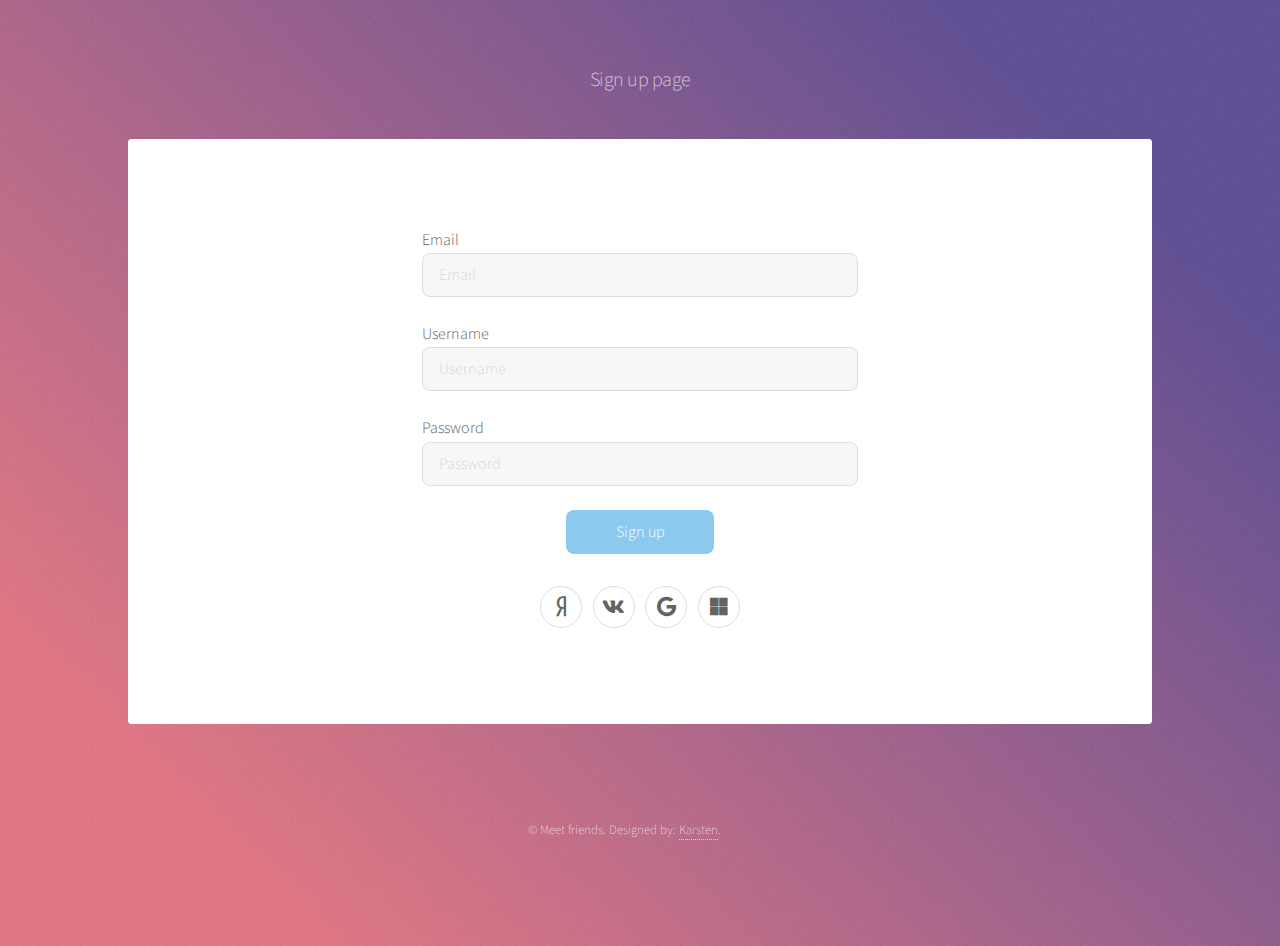
<file: signup.html>
<!DOCTYPE HTML>
<!--
	"Meet friends" personal project
-->
<html>
	<head>
		<title>Sign up - Meet friends</title>
		<meta charset="utf-8" />
		<meta name="viewport" content="width=device-width, initial-scale=1, user-scalable=no" />
		<link rel="stylesheet" href="assets/css/main.css" />
		<noscript><link rel="stylesheet" href="assets/css/noscript.css" /></noscript>
	</head>
	<body class="is-preload">

		<!-- Wrapper -->
			<div id="wrapper">

				<!-- Header -->
					<header id="header">
						<p>Sign up page</p>
					</header>

				<!-- Main -->
					<div id="main">

						<!-- Content -->
							<section id="signup" class="main">
								<form method="post" action="#" class="row aln-center">
									<div class="col-6 col-12-xsmall">
										<p> Email </p>
										<input type="email" name="demo-name" id="demo-name" value="" placeholder="Email" />
										<p> Username </p>
										<input type="text" name="demo-name" id="demo-name" value="" placeholder="Username" />
										<p> Password </p>
										<input type="password" name="demo-password" id="demo-password" value="" placeholder="Password" />
									</div>
									<!-- <br>
									<div class="col-6 col-12-xsmall">
										<p> Username </p>
										<input type="text" name="demo-name" id="demo-name" value="" placeholder="Username" />
									</div>
									<br>
									<div class="col-6 col-12-xsmall">
										<p> Password </p>
										<input type="password" name="demo-password" id="demo-password" value="" placeholder="Password" />
									</div> -->
										<div class="col-12">
											<ul class="actions">
												<li><input type="submit" value="Sign up" class="primary" /></li>
											</ul>
											<ul class=icons>
												<li><a href="" class="icon brands fa-yandex alt"><span class="label">Yandex</span></a></li>
												<li><a href="" class="icon brands fa-vk alt"><span class="label">VK</span></a></li>
												<li><a href="" class="icon brands fa-google alt"><span class="label">Google</span></a></li>
												<li><a href="" class="icon brands fa-microsoft alt"><span class="label">Github</span></a></li>
											</ul>
										</div>
									</div>
								</form>
							</section>

					</div>

					<!-- Footer -->
						<footer id="footer">
							<p class="copyright">&copy; Meet friends. Designed by: <a href="https://mementomorri.github.io/">Karsten</a>.</p>
						</footer>
				</div>

		<!-- Scripts -->
			<script src="assets/js/jquery.min.js"></script>
			<script src="assets/js/jquery.scrollex.min.js"></script>
			<script src="assets/js/jquery.scrolly.min.js"></script>
			<script src="assets/js/browser.min.js"></script>
			<script src="assets/js/breakpoints.min.js"></script>
			<script src="assets/js/util.js"></script>
			<script src="assets/js/main.js"></script>

	</body>
</html>
</file>
<file: assets/css/noscript.css>
/*
	Stellar by HTML5 UP
	html5up.net | @ajlkn
	Free for personal and commercial use under the CCA 3.0 license (html5up.net/license)
*/

/* Header */

	body.is-preload #header.alt > * {
		opacity: 1;
	}

	body.is-preload #header.alt .logo {
		-moz-transform: none;
		-webkit-transform: none;
		-ms-transform: none;
		transform: none;
	}
</file>
<file: assets/css/main.css>
@import url(fontawesome-all.min.css);
@import 'https://fonts.googleapis.com/css?family=Source+Sans+Pro:300,400';

/*
	Stellar by HTML5 UP
	html5up.net | @ajlkn
	Free for personal and commercial use under the CCA 3.0 license (html5up.net/license)
*/

html, body, div, span, applet, object,
iframe, h1, h2, h3, h4, h5, h6, p, blockquote,
pre, a, abbr, acronym, address, big, cite,
code, del, dfn, em, img, ins, kbd, q, s, samp,
small, strike, strong, sub, sup, tt, var, b,
u, i, center, dl, dt, dd, ol, ul, li, fieldset,
form, label, legend, table, caption, tbody,
tfoot, thead, tr, th, td, article, aside,
canvas, details, embed, figure, figcaption,
footer, header, hgroup, menu, nav, output, ruby,
section, summary, time, mark, audio, video {
	margin: 0;
	padding: 0;
	border: 0;
	font-size: 100%;
	font: inherit;
	vertical-align: baseline;}

article, aside, details, figcaption, figure,
footer, header, hgroup, menu, nav, section {
	display: block;}

body {
	line-height: 1;
}

ol, ul {
	list-style: none;
}

blockquote, q {
	quotes: none;
}

	blockquote:before, blockquote:after, q:before, q:after {
		content: '';
		content: none;
	}

table {
	border-collapse: collapse;
	border-spacing: 0;
}

body {
	-webkit-text-size-adjust: none;
}

mark {
	background-color: transparent;
	color: inherit;
}

input::-moz-focus-inner {
	border: 0;
	padding: 0;
}

input, select, textarea {
	-moz-appearance: none;
	-webkit-appearance: none;
	-ms-appearance: none;
	appearance: none;
}

/* Basic */

	@-ms-viewport {
		width: device-width;
	}

	body {
		-ms-overflow-style: scrollbar;
	}

	@media screen and (max-width: 480px) {

		html, body {
			min-width: 320px;
		}

	}

	html {
		box-sizing: border-box;
	}

	*, *:before, *:after {
		box-sizing: inherit;
	}

	body {
		background-color: #935d8c;
		background-image: url("images/overlay.png"), -moz-linear-gradient(45deg, #e37682 15%, #5f4d93 85%);
		background-image: url("images/overlay.png"), -webkit-linear-gradient(45deg, #e37682 15%, #5f4d93 85%);
		background-image: url("images/overlay.png"), -ms-linear-gradient(45deg, #e37682 15%, #5f4d93 85%);
		background-image: url("images/overlay.png"), linear-gradient(45deg, #e37682 15%, #5f4d93 85%);
	}

		body.is-preload *, body.is-preload *:before, body.is-preload *:after {
			-moz-animation: none !important;
			-webkit-animation: none !important;
			-ms-animation: none !important;
			animation: none !important;
			-moz-transition: none !important;
			-webkit-transition: none !important;
			-ms-transition: none !important;
			transition: none !important;
		}

/* Type */

	body {
		background-color: #935d8c;
		color: rgba(255, 255, 255, 0.65);
	}

	body, input, select, textarea {
		font-family: "Source Sans Pro", Helvetica, sans-serif;
		font-size: 17pt;
		font-weight: 300;
		line-height: 1.65;
	}

		@media screen and (max-width: 1680px) {

			body, input, select, textarea {
				font-size: 14pt;
			}

		}

		@media screen and (max-width: 1280px) {

			body, input, select, textarea {
				font-size: 12pt;
			}

		}

		@media screen and (max-width: 360px) {

			body, input, select, textarea {
				font-size: 11pt;
			}

		}

	a {
		-moz-transition: color 0.2s ease, border-bottom 0.2s ease;
		-webkit-transition: color 0.2s ease, border-bottom 0.2s ease;
		-ms-transition: color 0.2s ease, border-bottom 0.2s ease;
		transition: color 0.2s ease, border-bottom 0.2s ease;
		text-decoration: none;
		border-bottom: dotted 1px;
		color: inherit;
	}

		a:hover {
			border-bottom-color: transparent;
		}

	strong, b {
		font-weight: 400;
	}

	em, i {
		font-style: italic;
	}

	p {
		margin: 0 0 2em 0;
	}

		p.content {
			-moz-columns: 20em 2;
			-webkit-columns: 20em 2;
			-ms-columns: 20em 2;
			columns: 20em 2;
			-moz-column-gap: 2em;
			-webkit-column-gap: 2em;
			-ms-column-gap: 2em;
			column-gap: 2em;
			text-align: justify;
		}

	h1, h2, h3, h4, h5, h6 {
		font-weight: 300;
		line-height: 1.5;
		margin: 0 0 0.7em 0;
		letter-spacing: -0.025em;
	}

		h1 a, h2 a, h3 a, h4 a, h5 a, h6 a {
			color: inherit;
			text-decoration: none;
		}

	h1 {
		font-size: 2.5em;
		line-height: 1.2;
	}

	h2 {
		font-size: 1.5em;
	}

	h3 {
		font-size: 1.25em;
	}

	h4 {
		font-size: 1.1em;
	}

	h5 {
		font-size: 0.9em;
	}

	h6 {
		font-size: 0.7em;
	}

	@media screen and (max-width: 736px) {

		h1 {
			font-size: 2em;
		}

	}

	sub {
		font-size: 0.8em;
		position: relative;
		top: 0.5em;
	}

	sup {
		font-size: 0.8em;
		position: relative;
		top: -0.5em;
	}

	blockquote {
		border-left: solid 4px;
		font-style: italic;
		margin: 0 0 2em 0;
		padding: 0.5em 0 0.5em 2em;
	}

	code {
		border-radius: 8px;
		border: solid 1px;
		font-family: "Courier New", monospace;
		font-size: 0.9em;
		margin: 0 0.25em;
		padding: 0.25em 0.65em;
	}

	pre {
		-webkit-overflow-scrolling: touch;
		font-family: "Courier New", monospace;
		font-size: 0.9em;
		margin: 0 0 2em 0;
	}

		pre code {
			display: block;
			line-height: 1.75;
			padding: 1em 1.5em;
			overflow-x: auto;
		}

	hr {
		border: 0;
		border-bottom: solid 1px;
		margin: 2em 0;
	}

		hr.major {
			margin: 3em 0;
		}

	.align-left {
		text-align: left;
	}

	.align-center {
		text-align: center;
	}

	.align-right {
		text-align: right;
	}

	input, select, textarea {
		color: #ffffff;
	}

	a:hover {
		color: #ffffff;
	}

	strong, b {
		color: #ffffff;
	}

	h1, h2, h3, h4, h5, h6 {
		color: #ffffff;
	}

	blockquote {
		border-left-color: rgba(255, 255, 255, 0.35);
	}

	code {
		background: rgba(255, 255, 255, 0.075);
		border-color: rgba(255, 255, 255, 0.35);
	}

	hr {
		border-bottom-color: rgba(255, 255, 255, 0.35);
	}

/* Row */

	.row {
		display: flex;
		flex-wrap: wrap;
		box-sizing: border-box;
		align-items: stretch;
	}

		.row > * {
			box-sizing: border-box;
		}

		.row.gtr-uniform > * > :last-child {
			margin-bottom: 0;
		}

		.row.aln-left {
			justify-content: flex-start;
		}

		.row.aln-center {
			justify-content: center;
		}

		.row.aln-right {
			justify-content: flex-end;
		}

		.row.aln-top {
			align-items: flex-start;
		}

		.row.aln-middle {
			align-items: center;
		}

		.row.aln-bottom {
			align-items: flex-end;
		}

		.row > .imp {
			order: -1;
		}

		.row > .col-1 {
			width: 8.33333%;
		}

		.row > .off-1 {
			margin-left: 8.33333%;
		}

		.row > .col-2 {
			width: 16.66667%;
		}

		.row > .off-2 {
			margin-left: 16.66667%;
		}

		.row > .col-3 {
			width: 25%;
		}

		.row > .off-3 {
			margin-left: 25%;
		}

		.row > .col-4 {
			width: 33.33333%;
		}

		.row > .off-4 {
			margin-left: 33.33333%;
		}

		.row > .col-5 {
			width: 41.66667%;
		}

		.row > .off-5 {
			margin-left: 41.66667%;
		}

		.row > .col-6 {
			width: 50%;
		}

		.row > .off-6 {
			margin-left: 50%;
		}

		.row > .col-7 {
			width: 58.33333%;
		}

		.row > .off-7 {
			margin-left: 58.33333%;
		}

		.row > .col-8 {
			width: 66.66667%;
		}

		.row > .off-8 {
			margin-left: 66.66667%;
		}

		.row > .col-9 {
			width: 75%;
		}

		.row > .off-9 {
			margin-left: 75%;
		}

		.row > .col-10 {
			width: 83.33333%;
		}

		.row > .off-10 {
			margin-left: 83.33333%;
		}

		.row > .col-11 {
			width: 91.66667%;
		}

		.row > .off-11 {
			margin-left: 91.66667%;
		}

		.row > .col-12 {
			width: 100%;
		}

		.row > .off-12 {
			margin-left: 100%;
		}

		.row.gtr-0 {
			margin-top: 0;
			margin-left: 0em;
		}

			.row.gtr-0 > * {
				padding: 0 0 0 0em;
			}

			.row.gtr-0.gtr-uniform {
				margin-top: 0em;
			}

				.row.gtr-0.gtr-uniform > * {
					padding-top: 0em;
				}

		.row.gtr-25 {
			margin-top: 0;
			margin-left: -0.375em;
		}

			.row.gtr-25 > * {
				padding: 0 0 0 0.375em;
			}

			.row.gtr-25.gtr-uniform {
				margin-top: -0.375em;
			}

				.row.gtr-25.gtr-uniform > * {
					padding-top: 0.375em;
				}

		.row.gtr-50 {
			margin-top: 0;
			margin-left: -0.75em;
		}

			.row.gtr-50 > * {
				padding: 0 0 0 0.75em;
			}

			.row.gtr-50.gtr-uniform {
				margin-top: -0.75em;
			}

				.row.gtr-50.gtr-uniform > * {
					padding-top: 0.75em;
				}

		.row {
			margin-top: 0;
			margin-left: -1.5em;
		}

			.row > * {
				padding: 0 0 0 1.5em;
			}

			.row.gtr-uniform {
				margin-top: -1.5em;
			}

				.row.gtr-uniform > * {
					padding-top: 1.5em;
				}

		.row.gtr-150 {
			margin-top: 0;
			margin-left: -2.25em;
		}

			.row.gtr-150 > * {
				padding: 0 0 0 2.25em;
			}

			.row.gtr-150.gtr-uniform {
				margin-top: -2.25em;
			}

				.row.gtr-150.gtr-uniform > * {
					padding-top: 2.25em;
				}

		.row.gtr-200 {
			margin-top: 0;
			margin-left: -3em;
		}

			.row.gtr-200 > * {
				padding: 0 0 0 3em;
			}

			.row.gtr-200.gtr-uniform {
				margin-top: -3em;
			}

				.row.gtr-200.gtr-uniform > * {
					padding-top: 3em;
				}

		@media screen and (max-width: 1680px) {

			.row {
				display: flex;
				flex-wrap: wrap;
				box-sizing: border-box;
				align-items: stretch;
			}

				.row > * {
					box-sizing: border-box;
				}

				.row.gtr-uniform > * > :last-child {
					margin-bottom: 0;
				}

				.row.aln-left {
					justify-content: flex-start;
				}

				.row.aln-center {
					justify-content: center;
				}

				.row.aln-right {
					justify-content: flex-end;
				}

				.row.aln-top {
					align-items: flex-start;
				}

				.row.aln-middle {
					align-items: center;
				}

				.row.aln-bottom {
					align-items: flex-end;
				}

				.row > .imp-xlarge {
					order: -1;
				}

				.row > .col-1-xlarge {
					width: 8.33333%;
				}

				.row > .off-1-xlarge {
					margin-left: 8.33333%;
				}

				.row > .col-2-xlarge {
					width: 16.66667%;
				}

				.row > .off-2-xlarge {
					margin-left: 16.66667%;
				}

				.row > .col-3-xlarge {
					width: 25%;
				}

				.row > .off-3-xlarge {
					margin-left: 25%;
				}

				.row > .col-4-xlarge {
					width: 33.33333%;
				}

				.row > .off-4-xlarge {
					margin-left: 33.33333%;
				}

				.row > .col-5-xlarge {
					width: 41.66667%;
				}

				.row > .off-5-xlarge {
					margin-left: 41.66667%;
				}

				.row > .col-6-xlarge {
					width: 50%;
				}

				.row > .off-6-xlarge {
					margin-left: 50%;
				}

				.row > .col-7-xlarge {
					width: 58.33333%;
				}

				.row > .off-7-xlarge {
					margin-left: 58.33333%;
				}

				.row > .col-8-xlarge {
					width: 66.66667%;
				}

				.row > .off-8-xlarge {
					margin-left: 66.66667%;
				}

				.row > .col-9-xlarge {
					width: 75%;
				}

				.row > .off-9-xlarge {
					margin-left: 75%;
				}

				.row > .col-10-xlarge {
					width: 83.33333%;
				}

				.row > .off-10-xlarge {
					margin-left: 83.33333%;
				}

				.row > .col-11-xlarge {
					width: 91.66667%;
				}

				.row > .off-11-xlarge {
					margin-left: 91.66667%;
				}

				.row > .col-12-xlarge {
					width: 100%;
				}

				.row > .off-12-xlarge {
					margin-left: 100%;
				}

				.row.gtr-0 {
					margin-top: 0;
					margin-left: 0em;
				}

					.row.gtr-0 > * {
						padding: 0 0 0 0em;
					}

					.row.gtr-0.gtr-uniform {
						margin-top: 0em;
					}

						.row.gtr-0.gtr-uniform > * {
							padding-top: 0em;
						}

				.row.gtr-25 {
					margin-top: 0;
					margin-left: -0.375em;
				}

					.row.gtr-25 > * {
						padding: 0 0 0 0.375em;
					}

					.row.gtr-25.gtr-uniform {
						margin-top: -0.375em;
					}

						.row.gtr-25.gtr-uniform > * {
							padding-top: 0.375em;
						}

				.row.gtr-50 {
					margin-top: 0;
					margin-left: -0.75em;
				}

					.row.gtr-50 > * {
						padding: 0 0 0 0.75em;
					}

					.row.gtr-50.gtr-uniform {
						margin-top: -0.75em;
					}

						.row.gtr-50.gtr-uniform > * {
							padding-top: 0.75em;
						}

				.row {
					margin-top: 0;
					margin-left: -1.5em;
				}

					.row > * {
						padding: 0 0 0 1.5em;
					}

					.row.gtr-uniform {
						margin-top: -1.5em;
					}

						.row.gtr-uniform > * {
							padding-top: 1.5em;
						}

				.row.gtr-150 {
					margin-top: 0;
					margin-left: -2.25em;
				}

					.row.gtr-150 > * {
						padding: 0 0 0 2.25em;
					}

					.row.gtr-150.gtr-uniform {
						margin-top: -2.25em;
					}

						.row.gtr-150.gtr-uniform > * {
							padding-top: 2.25em;
						}

				.row.gtr-200 {
					margin-top: 0;
					margin-left: -3em;
				}

					.row.gtr-200 > * {
						padding: 0 0 0 3em;
					}

					.row.gtr-200.gtr-uniform {
						margin-top: -3em;
					}

						.row.gtr-200.gtr-uniform > * {
							padding-top: 3em;
						}

		}

		@media screen and (max-width: 1280px) {

			.row {
				display: flex;
				flex-wrap: wrap;
				box-sizing: border-box;
				align-items: stretch;
			}

				.row > * {
					box-sizing: border-box;
				}

				.row.gtr-uniform > * > :last-child {
					margin-bottom: 0;
				}

				.row.aln-left {
					justify-content: flex-start;
				}

				.row.aln-center {
					justify-content: center;
				}

				.row.aln-right {
					justify-content: flex-end;
				}

				.row.aln-top {
					align-items: flex-start;
				}

				.row.aln-middle {
					align-items: center;
				}

				.row.aln-bottom {
					align-items: flex-end;
				}

				.row > .imp-large {
					order: -1;
				}

				.row > .col-1-large {
					width: 8.33333%;
				}

				.row > .off-1-large {
					margin-left: 8.33333%;
				}

				.row > .col-2-large {
					width: 16.66667%;
				}

				.row > .off-2-large {
					margin-left: 16.66667%;
				}

				.row > .col-3-large {
					width: 25%;
				}

				.row > .off-3-large {
					margin-left: 25%;
				}

				.row > .col-4-large {
					width: 33.33333%;
				}

				.row > .off-4-large {
					margin-left: 33.33333%;
				}

				.row > .col-5-large {
					width: 41.66667%;
				}

				.row > .off-5-large {
					margin-left: 41.66667%;
				}

				.row > .col-6-large {
					width: 50%;
				}

				.row > .off-6-large {
					margin-left: 50%;
				}

				.row > .col-7-large {
					width: 58.33333%;
				}

				.row > .off-7-large {
					margin-left: 58.33333%;
				}

				.row > .col-8-large {
					width: 66.66667%;
				}

				.row > .off-8-large {
					margin-left: 66.66667%;
				}

				.row > .col-9-large {
					width: 75%;
				}

				.row > .off-9-large {
					margin-left: 75%;
				}

				.row > .col-10-large {
					width: 83.33333%;
				}

				.row > .off-10-large {
					margin-left: 83.33333%;
				}

				.row > .col-11-large {
					width: 91.66667%;
				}

				.row > .off-11-large {
					margin-left: 91.66667%;
				}

				.row > .col-12-large {
					width: 100%;
				}

				.row > .off-12-large {
					margin-left: 100%;
				}

				.row.gtr-0 {
					margin-top: 0;
					margin-left: 0em;
				}

					.row.gtr-0 > * {
						padding: 0 0 0 0em;
					}

					.row.gtr-0.gtr-uniform {
						margin-top: 0em;
					}

						.row.gtr-0.gtr-uniform > * {
							padding-top: 0em;
						}

				.row.gtr-25 {
					margin-top: 0;
					margin-left: -0.375em;
				}

					.row.gtr-25 > * {
						padding: 0 0 0 0.375em;
					}

					.row.gtr-25.gtr-uniform {
						margin-top: -0.375em;
					}

						.row.gtr-25.gtr-uniform > * {
							padding-top: 0.375em;
						}

				.row.gtr-50 {
					margin-top: 0;
					margin-left: -0.75em;
				}

					.row.gtr-50 > * {
						padding: 0 0 0 0.75em;
					}

					.row.gtr-50.gtr-uniform {
						margin-top: -0.75em;
					}

						.row.gtr-50.gtr-uniform > * {
							padding-top: 0.75em;
						}

				.row {
					margin-top: 0;
					margin-left: -1.5em;
				}

					.row > * {
						padding: 0 0 0 1.5em;
					}

					.row.gtr-uniform {
						margin-top: -1.5em;
					}

						.row.gtr-uniform > * {
							padding-top: 1.5em;
						}

				.row.gtr-150 {
					margin-top: 0;
					margin-left: -2.25em;
				}

					.row.gtr-150 > * {
						padding: 0 0 0 2.25em;
					}

					.row.gtr-150.gtr-uniform {
						margin-top: -2.25em;
					}

						.row.gtr-150.gtr-uniform > * {
							padding-top: 2.25em;
						}

				.row.gtr-200 {
					margin-top: 0;
					margin-left: -3em;
				}

					.row.gtr-200 > * {
						padding: 0 0 0 3em;
					}

					.row.gtr-200.gtr-uniform {
						margin-top: -3em;
					}

						.row.gtr-200.gtr-uniform > * {
							padding-top: 3em;
						}

		}

		@media screen and (max-width: 980px) {

			.row {
				display: flex;
				flex-wrap: wrap;
				box-sizing: border-box;
				align-items: stretch;
			}

				.row > * {
					box-sizing: border-box;
				}

				.row.gtr-uniform > * > :last-child {
					margin-bottom: 0;
				}

				.row.aln-left {
					justify-content: flex-start;
				}

				.row.aln-center {
					justify-content: center;
				}

				.row.aln-right {
					justify-content: flex-end;
				}

				.row.aln-top {
					align-items: flex-start;
				}

				.row.aln-middle {
					align-items: center;
				}

				.row.aln-bottom {
					align-items: flex-end;
				}

				.row > .imp-medium {
					order: -1;
				}

				.row > .col-1-medium {
					width: 8.33333%;
				}

				.row > .off-1-medium {
					margin-left: 8.33333%;
				}

				.row > .col-2-medium {
					width: 16.66667%;
				}

				.row > .off-2-medium {
					margin-left: 16.66667%;
				}

				.row > .col-3-medium {
					width: 25%;
				}

				.row > .off-3-medium {
					margin-left: 25%;
				}

				.row > .col-4-medium {
					width: 33.33333%;
				}

				.row > .off-4-medium {
					margin-left: 33.33333%;
				}

				.row > .col-5-medium {
					width: 41.66667%;
				}

				.row > .off-5-medium {
					margin-left: 41.66667%;
				}

				.row > .col-6-medium {
					width: 50%;
				}

				.row > .off-6-medium {
					margin-left: 50%;
				}

				.row > .col-7-medium {
					width: 58.33333%;
				}

				.row > .off-7-medium {
					margin-left: 58.33333%;
				}

				.row > .col-8-medium {
					width: 66.66667%;
				}

				.row > .off-8-medium {
					margin-left: 66.66667%;
				}

				.row > .col-9-medium {
					width: 75%;
				}

				.row > .off-9-medium {
					margin-left: 75%;
				}

				.row > .col-10-medium {
					width: 83.33333%;
				}

				.row > .off-10-medium {
					margin-left: 83.33333%;
				}

				.row > .col-11-medium {
					width: 91.66667%;
				}

				.row > .off-11-medium {
					margin-left: 91.66667%;
				}

				.row > .col-12-medium {
					width: 100%;
				}

				.row > .off-12-medium {
					margin-left: 100%;
				}

				.row.gtr-0 {
					margin-top: 0;
					margin-left: 0em;
				}

					.row.gtr-0 > * {
						padding: 0 0 0 0em;
					}

					.row.gtr-0.gtr-uniform {
						margin-top: 0em;
					}

						.row.gtr-0.gtr-uniform > * {
							padding-top: 0em;
						}

				.row.gtr-25 {
					margin-top: 0;
					margin-left: -0.375em;
				}

					.row.gtr-25 > * {
						padding: 0 0 0 0.375em;
					}

					.row.gtr-25.gtr-uniform {
						margin-top: -0.375em;
					}

						.row.gtr-25.gtr-uniform > * {
							padding-top: 0.375em;
						}

				.row.gtr-50 {
					margin-top: 0;
					margin-left: -0.75em;
				}

					.row.gtr-50 > * {
						padding: 0 0 0 0.75em;
					}

					.row.gtr-50.gtr-uniform {
						margin-top: -0.75em;
					}

						.row.gtr-50.gtr-uniform > * {
							padding-top: 0.75em;
						}

				.row {
					margin-top: 0;
					margin-left: -1.5em;
				}

					.row > * {
						padding: 0 0 0 1.5em;
					}

					.row.gtr-uniform {
						margin-top: -1.5em;
					}

						.row.gtr-uniform > * {
							padding-top: 1.5em;
						}

				.row.gtr-150 {
					margin-top: 0;
					margin-left: -2.25em;
				}

					.row.gtr-150 > * {
						padding: 0 0 0 2.25em;
					}

					.row.gtr-150.gtr-uniform {
						margin-top: -2.25em;
					}

						.row.gtr-150.gtr-uniform > * {
							padding-top: 2.25em;
						}

				.row.gtr-200 {
					margin-top: 0;
					margin-left: -3em;
				}

					.row.gtr-200 > * {
						padding: 0 0 0 3em;
					}

					.row.gtr-200.gtr-uniform {
						margin-top: -3em;
					}

						.row.gtr-200.gtr-uniform > * {
							padding-top: 3em;
						}

		}

		@media screen and (max-width: 736px) {

			.row {
				display: flex;
				flex-wrap: wrap;
				box-sizing: border-box;
				align-items: stretch;
			}

				.row > * {
					box-sizing: border-box;
				}

				.row.gtr-uniform > * > :last-child {
					margin-bottom: 0;
				}

				.row.aln-left {
					justify-content: flex-start;
				}

				.row.aln-center {
					justify-content: center;
				}

				.row.aln-right {
					justify-content: flex-end;
				}

				.row.aln-top {
					align-items: flex-start;
				}

				.row.aln-middle {
					align-items: center;
				}

				.row.aln-bottom {
					align-items: flex-end;
				}

				.row > .imp-small {
					order: -1;
				}

				.row > .col-1-small {
					width: 8.33333%;
				}

				.row > .off-1-small {
					margin-left: 8.33333%;
				}

				.row > .col-2-small {
					width: 16.66667%;
				}

				.row > .off-2-small {
					margin-left: 16.66667%;
				}

				.row > .col-3-small {
					width: 25%;
				}

				.row > .off-3-small {
					margin-left: 25%;
				}

				.row > .col-4-small {
					width: 33.33333%;
				}

				.row > .off-4-small {
					margin-left: 33.33333%;
				}

				.row > .col-5-small {
					width: 41.66667%;
				}

				.row > .off-5-small {
					margin-left: 41.66667%;
				}

				.row > .col-6-small {
					width: 50%;
				}

				.row > .off-6-small {
					margin-left: 50%;
				}

				.row > .col-7-small {
					width: 58.33333%;
				}

				.row > .off-7-small {
					margin-left: 58.33333%;
				}

				.row > .col-8-small {
					width: 66.66667%;
				}

				.row > .off-8-small {
					margin-left: 66.66667%;
				}

				.row > .col-9-small {
					width: 75%;
				}

				.row > .off-9-small {
					margin-left: 75%;
				}

				.row > .col-10-small {
					width: 83.33333%;
				}

				.row > .off-10-small {
					margin-left: 83.33333%;
				}

				.row > .col-11-small {
					width: 91.66667%;
				}

				.row > .off-11-small {
					margin-left: 91.66667%;
				}

				.row > .col-12-small {
					width: 100%;
				}

				.row > .off-12-small {
					margin-left: 100%;
				}

				.row.gtr-0 {
					margin-top: 0;
					margin-left: 0em;
				}

					.row.gtr-0 > * {
						padding: 0 0 0 0em;
					}

					.row.gtr-0.gtr-uniform {
						margin-top: 0em;
					}

						.row.gtr-0.gtr-uniform > * {
							padding-top: 0em;
						}

				.row.gtr-25 {
					margin-top: 0;
					margin-left: -0.25em;
				}

					.row.gtr-25 > * {
						padding: 0 0 0 0.25em;
					}

					.row.gtr-25.gtr-uniform {
						margin-top: -0.25em;
					}

						.row.gtr-25.gtr-uniform > * {
							padding-top: 0.25em;
						}

				.row.gtr-50 {
					margin-top: 0;
					margin-left: -0.5em;
				}

					.row.gtr-50 > * {
						padding: 0 0 0 0.5em;
					}

					.row.gtr-50.gtr-uniform {
						margin-top: -0.5em;
					}

						.row.gtr-50.gtr-uniform > * {
							padding-top: 0.5em;
						}

				.row {
					margin-top: 0;
					margin-left: -1em;
				}

					.row > * {
						padding: 0 0 0 1em;
					}

					.row.gtr-uniform {
						margin-top: -1em;
					}

						.row.gtr-uniform > * {
							padding-top: 1em;
						}

				.row.gtr-150 {
					margin-top: 0;
					margin-left: -1.5em;
				}

					.row.gtr-150 > * {
						padding: 0 0 0 1.5em;
					}

					.row.gtr-150.gtr-uniform {
						margin-top: -1.5em;
					}

						.row.gtr-150.gtr-uniform > * {
							padding-top: 1.5em;
						}

				.row.gtr-200 {
					margin-top: 0;
					margin-left: -2em;
				}

					.row.gtr-200 > * {
						padding: 0 0 0 2em;
					}

					.row.gtr-200.gtr-uniform {
						margin-top: -2em;
					}

						.row.gtr-200.gtr-uniform > * {
							padding-top: 2em;
						}

		}

		@media screen and (max-width: 480px) {

			.row {
				display: flex;
				flex-wrap: wrap;
				box-sizing: border-box;
				align-items: stretch;
			}

				.row > * {
					box-sizing: border-box;
				}

				.row.gtr-uniform > * > :last-child {
					margin-bottom: 0;
				}

				.row.aln-left {
					justify-content: flex-start;
				}

				.row.aln-center {
					justify-content: center;
				}

				.row.aln-right {
					justify-content: flex-end;
				}

				.row.aln-top {
					align-items: flex-start;
				}

				.row.aln-middle {
					align-items: center;
				}

				.row.aln-bottom {
					align-items: flex-end;
				}

				.row > .imp-xsmall {
					order: -1;
				}

				.row > .col-1-xsmall {
					width: 8.33333%;
				}

				.row > .off-1-xsmall {
					margin-left: 8.33333%;
				}

				.row > .col-2-xsmall {
					width: 16.66667%;
				}

				.row > .off-2-xsmall {
					margin-left: 16.66667%;
				}

				.row > .col-3-xsmall {
					width: 25%;
				}

				.row > .off-3-xsmall {
					margin-left: 25%;
				}

				.row > .col-4-xsmall {
					width: 33.33333%;
				}

				.row > .off-4-xsmall {
					margin-left: 33.33333%;
				}

				.row > .col-5-xsmall {
					width: 41.66667%;
				}

				.row > .off-5-xsmall {
					margin-left: 41.66667%;
				}

				.row > .col-6-xsmall {
					width: 50%;
				}

				.row > .off-6-xsmall {
					margin-left: 50%;
				}

				.row > .col-7-xsmall {
					width: 58.33333%;
				}

				.row > .off-7-xsmall {
					margin-left: 58.33333%;
				}

				.row > .col-8-xsmall {
					width: 66.66667%;
				}

				.row > .off-8-xsmall {
					margin-left: 66.66667%;
				}

				.row > .col-9-xsmall {
					width: 75%;
				}

				.row > .off-9-xsmall {
					margin-left: 75%;
				}

				.row > .col-10-xsmall {
					width: 83.33333%;
				}

				.row > .off-10-xsmall {
					margin-left: 83.33333%;
				}

				.row > .col-11-xsmall {
					width: 91.66667%;
				}

				.row > .off-11-xsmall {
					margin-left: 91.66667%;
				}

				.row > .col-12-xsmall {
					width: 100%;
				}

				.row > .off-12-xsmall {
					margin-left: 100%;
				}

				.row.gtr-0 {
					margin-top: 0;
					margin-left: 0em;
				}

					.row.gtr-0 > * {
						padding: 0 0 0 0em;
					}

					.row.gtr-0.gtr-uniform {
						margin-top: 0em;
					}

						.row.gtr-0.gtr-uniform > * {
							padding-top: 0em;
						}

				.row.gtr-25 {
					margin-top: 0;
					margin-left: -0.3125em;
				}

					.row.gtr-25 > * {
						padding: 0 0 0 0.3125em;
					}

					.row.gtr-25.gtr-uniform {
						margin-top: -0.3125em;
					}

						.row.gtr-25.gtr-uniform > * {
							padding-top: 0.3125em;
						}

				.row.gtr-50 {
					margin-top: 0;
					margin-left: -0.625em;
				}

					.row.gtr-50 > * {
						padding: 0 0 0 0.625em;
					}

					.row.gtr-50.gtr-uniform {
						margin-top: -0.625em;
					}

						.row.gtr-50.gtr-uniform > * {
							padding-top: 0.625em;
						}

				.row {
					margin-top: 0;
					margin-left: -1.25em;
				}

					.row > * {
						padding: 0 0 0 1.25em;
					}

					.row.gtr-uniform {
						margin-top: -1.25em;
					}

						.row.gtr-uniform > * {
							padding-top: 1.25em;
						}

				.row.gtr-150 {
					margin-top: 0;
					margin-left: -1.875em;
				}

					.row.gtr-150 > * {
						padding: 0 0 0 1.875em;
					}

					.row.gtr-150.gtr-uniform {
						margin-top: -1.875em;
					}

						.row.gtr-150.gtr-uniform > * {
							padding-top: 1.875em;
						}

				.row.gtr-200 {
					margin-top: 0;
					margin-left: -2.5em;
				}

					.row.gtr-200 > * {
						padding: 0 0 0 2.5em;
					}

					.row.gtr-200.gtr-uniform {
						margin-top: -2.5em;
					}

						.row.gtr-200.gtr-uniform > * {
							padding-top: 2.5em;
						}

		}

/* Box */

	.box {
		border-radius: 8px;
		border: solid;
		margin-bottom: 2em;
		padding: 1.5em;
	}

		.box > :last-child,
		.box > :last-child > :last-child,
		.box > :last-child > :last-child > :last-child {
			margin-bottom: 0;
		}

		.box.alt {
			border: 0;
			border-radius: 0;
			padding: 0;
		}

	.box {
		border-color: rgba(255, 255, 255, 0.35);
	}

/* Button */

	input[type="submit"],
	input[type="reset"],
	input[type="button"],
	button,
	.button {
		-moz-appearance: none;
		-webkit-appearance: none;
		-ms-appearance: none;
		appearance: none;
		-moz-transition: background-color 0.2s ease-in-out, color 0.2s ease-in-out;
		-webkit-transition: background-color 0.2s ease-in-out, color 0.2s ease-in-out;
		-ms-transition: background-color 0.2s ease-in-out, color 0.2s ease-in-out;
		transition: background-color 0.2s ease-in-out, color 0.2s ease-in-out;
		border-radius: 8px;
		border: 0;
		cursor: pointer;
		display: inline-block;
		font-weight: 300;
		height: 2.75em;
		line-height: 2.75em;
		min-width: 9.25em;
		padding: 0 1.5em;
		text-align: center;
		text-decoration: none;
		white-space: nowrap;
	}

		input[type="submit"].icon,
		input[type="reset"].icon,
		input[type="button"].icon,
		button.icon,
		.button.icon {
			padding-left: 1.35em;
		}

			input[type="submit"].icon:before,
			input[type="reset"].icon:before,
			input[type="button"].icon:before,
			button.icon:before,
			.button.icon:before {
				margin-right: 0.5em;
			}

		input[type="submit"].fit,
		input[type="reset"].fit,
		input[type="button"].fit,
		button.fit,
		.button.fit {
			width: 100%;
		}

		input[type="submit"].small,
		input[type="reset"].small,
		input[type="button"].small,
		button.small,
		.button.small {
			font-size: 0.8em;
		}

		input[type="submit"].large,
		input[type="reset"].large,
		input[type="button"].large,
		button.large,
		.button.large {
			font-size: 1.35em;
		}

		input[type="submit"].disabled, input[type="submit"]:disabled,
		input[type="reset"].disabled,
		input[type="reset"]:disabled,
		input[type="button"].disabled,
		input[type="button"]:disabled,
		button.disabled,
		button:disabled,
		.button.disabled,
		.button:disabled {
			pointer-events: none;
			opacity: 0.25;
		}

		@media screen and (max-width: 736px) {

			input[type="submit"],
			input[type="reset"],
			input[type="button"],
			button,
			.button {
				min-width: 0;
			}

		}

	input[type="submit"],
	input[type="reset"],
	input[type="button"],
	button,
	.button {
		background-color: transparent;
		box-shadow: inset 0 0 0 1px rgba(255, 255, 255, 0.35);
		color: #ffffff !important;
	}

		input[type="submit"]:hover,
		input[type="reset"]:hover,
		input[type="button"]:hover,
		button:hover,
		.button:hover {
			background-color: rgba(255, 255, 255, 0.075);
		}

		input[type="submit"]:active,
		input[type="reset"]:active,
		input[type="button"]:active,
		button:active,
		.button:active {
			background-color: rgba(255, 255, 255, 0.2);
		}

		input[type="submit"].icon:before,
		input[type="reset"].icon:before,
		input[type="button"].icon:before,
		button.icon:before,
		.button.icon:before {
			color: rgba(255, 255, 255, 0.5);
		}

		input[type="submit"].primary,
		input[type="reset"].primary,
		input[type="button"].primary,
		button.primary,
		.button.primary {
			background-color: #8cc9f0;
			color: #ffffff !important;
			box-shadow: none;
		}

			input[type="submit"].primary:hover,
			input[type="reset"].primary:hover,
			input[type="button"].primary:hover,
			button.primary:hover,
			.button.primary:hover {
				background-color: #9acff2;
			}

			input[type="submit"].primary:active,
			input[type="reset"].primary:active,
			input[type="button"].primary:active,
			button.primary:active,
			.button.primary:active {
				background-color: #7ec3ee;
			}

			input[type="submit"].primary.icon:before,
			input[type="reset"].primary.icon:before,
			input[type="button"].primary.icon:before,
			button.primary.icon:before,
			.button.primary.icon:before {
				color: #ffffff !important;
			}

/* Form */

	form {
		margin: 0 0 2em 0;
	}

	label {
		display: block;
		font-size: 0.9em;
		font-weight: 400;
		margin: 0 0 1em 0;
	}

	input[type="text"],
	input[type="password"],
	input[type="email"],
	select,
	textarea {
		-moz-appearance: none;
		-webkit-appearance: none;
		-ms-appearance: none;
		appearance: none;
		border-radius: 8px;
		border: solid 1px;
		color: inherit;
		display: block;
		outline: 0;
		padding: 0 1em;
		text-decoration: none;
		width: 100%;
	}

		input[type="text"]:invalid,
		input[type="password"]:invalid,
		input[type="email"]:invalid,
		select:invalid,
		textarea:invalid {
			box-shadow: none;
		}

	select {
		background-size: 1.25rem;
		background-repeat: no-repeat;
		background-position: calc(100% - 1rem) center;
		height: 2.75em;
		padding-right: 2.75em;
		text-overflow: ellipsis;
	}

		select:focus::-ms-value {
			background-color: transparent;
		}

		select::-ms-expand {
			display: none;
		}

	input[type="text"],
	input[type="password"],
	input[type="email"],
	select {
		height: 2.75em;
	}

	textarea {
		padding: 0.75em 1em;
	}

	input[type="checkbox"],
	input[type="radio"] {
		-moz-appearance: none;
		-webkit-appearance: none;
		-ms-appearance: none;
		appearance: none;
		display: block;
		float: left;
		margin-right: -2em;
		opacity: 0;
		width: 1em;
		z-index: -1;
	}

		input[type="checkbox"] + label,
		input[type="radio"] + label {
			text-decoration: none;
			cursor: pointer;
			display: inline-block;
			font-size: 1em;
			font-weight: 300;
			padding-left: 2.4em;
			padding-right: 0.75em;
			position: relative;
		}

			input[type="checkbox"] + label:before,
			input[type="radio"] + label:before {
				-moz-osx-font-smoothing: grayscale;
				-webkit-font-smoothing: antialiased;
				display: inline-block;
				font-style: normal;
				font-variant: normal;
				text-rendering: auto;
				line-height: 1;
				text-transform: none !important;
				font-family: 'Font Awesome 5 Free';
				font-weight: 900;
			}

			input[type="checkbox"] + label:before,
			input[type="radio"] + label:before {
				border-radius: 8px;
				border: solid 1px;
				content: '';
				display: inline-block;
				font-size: 0.8em;
				height: 2.0625em;
				left: 0;
				line-height: 2.0625em;
				position: absolute;
				text-align: center;
				top: 0;
				width: 2.0625em;
			}

		input[type="checkbox"]:checked + label:before,
		input[type="radio"]:checked + label:before {
			content: '\f00c';
		}

	input[type="checkbox"] + label:before {
		border-radius: 8px;
	}

	input[type="radio"] + label:before {
		border-radius: 100%;
	}

	::-webkit-input-placeholder {
		opacity: 1.0;
	}

	:-moz-placeholder {
		opacity: 1.0;
	}

	::-moz-placeholder {
		opacity: 1.0;
	}

	:-ms-input-placeholder {
		opacity: 1.0;
	}

	label {
		color: #ffffff;
	}

	input[type="text"],
	input[type="password"],
	input[type="email"],
	select,
	textarea {
		background-color: rgba(255, 255, 255, 0.075);
		border-color: rgba(255, 255, 255, 0.35);
	}

		input[type="text"]:focus,
		input[type="password"]:focus,
		input[type="email"]:focus,
		select:focus,
		textarea:focus {
			border-color: #8cc9f0;
			box-shadow: 0 0 0 1px #8cc9f0;
		}

	select {
		background-image: url("data:image/svg+xml;charset=utf8,%3Csvg xmlns='http://www.w3.org/2000/svg' width='40' height='40' preserveAspectRatio='none' viewBox='0 0 40 40'%3E%3Cpath d='M9.4,12.3l10.4,10.4l10.4-10.4c0.2-0.2,0.5-0.4,0.9-0.4c0.3,0,0.6,0.1,0.9,0.4l3.3,3.3c0.2,0.2,0.4,0.5,0.4,0.9 c0,0.4-0.1,0.6-0.4,0.9L20.7,31.9c-0.2,0.2-0.5,0.4-0.9,0.4c-0.3,0-0.6-0.1-0.9-0.4L4.3,17.3c-0.2-0.2-0.4-0.5-0.4-0.9 c0-0.4,0.1-0.6,0.4-0.9l3.3-3.3c0.2-0.2,0.5-0.4,0.9-0.4S9.1,12.1,9.4,12.3z' fill='rgba(255, 255, 255, 0.35)' /%3E%3C/svg%3E");
	}

		select option {
			color: #ffffff;
			background: #935d8c;
		}

	input[type="checkbox"] + label,
	input[type="radio"] + label {
		color: rgba(255, 255, 255, 0.65);
	}

		input[type="checkbox"] + label:before,
		input[type="radio"] + label:before {
			background: rgba(255, 255, 255, 0.075);
			border-color: rgba(255, 255, 255, 0.35);
		}

	input[type="checkbox"]:checked + label:before,
	input[type="radio"]:checked + label:before {
		background-color: #ffffff;
		border-color: #ffffff;
		color: #935d8c;
	}

	input[type="checkbox"]:focus + label:before,
	input[type="radio"]:focus + label:before {
		border-color: #8cc9f0;
		box-shadow: 0 0 0 1px #8cc9f0;
	}

	::-webkit-input-placeholder {
		color: rgba(255, 255, 255, 0.5) !important;
	}

	:-moz-placeholder {
		color: rgba(255, 255, 255, 0.5) !important;
	}

	::-moz-placeholder {
		color: rgba(255, 255, 255, 0.5) !important;
	}

	:-ms-input-placeholder {
		color: rgba(255, 255, 255, 0.5) !important;
	}

	.formerize-placeholder {
		color: rgba(255, 255, 255, 0.5) !important;
	}

/* Icon */

	.icon {
		text-decoration: none;
		-moz-transition: background-color 0.2s ease-in-out, color 0.2s ease-in-out;
		-webkit-transition: background-color 0.2s ease-in-out, color 0.2s ease-in-out;
		-ms-transition: background-color 0.2s ease-in-out, color 0.2s ease-in-out;
		transition: background-color 0.2s ease-in-out, color 0.2s ease-in-out;
		border-bottom: none;
		position: relative;
	}

		.icon:before {
			-moz-osx-font-smoothing: grayscale;
			-webkit-font-smoothing: antialiased;
			display: inline-block;
			font-style: normal;
			font-variant: normal;
			text-rendering: auto;
			line-height: 1;
			text-transform: none !important;
			font-family: 'Font Awesome 5 Free';
			font-weight: 400;
		}

		.icon > .label {
			display: none;
		}

		.icon:before {
			line-height: solid;
		}

		.icon.solid:before {
			font-weight: 900;
		}

		.icon.brands:before {
			font-family: 'Font Awesome 5 Brands';
		}

		.icon.major {
			border: solid 1px;
			display: inline-block;
			border-radius: 100%;
			padding: 0.65em;
			margin: 0 0 2em 0;
			cursor: default;
		}

			.icon.major:before {
				display: inline-block;
				font-size: 6.25rem;
				width: 2.25em;
				height: 2.25em;
				line-height: 2.2em;
				border-radius: 100%;
				border: solid 1px;
				text-align: center;
			}

		.icon.alt {
			display: inline-block;
			border: solid 1px;
			border-radius: 100%;
		}

			.icon.alt:before {
				display: block;
				font-size: 1.25em;
				width: 2em;
				height: 2em;
				text-align: center;
				line-height: 2em;
			}

		.icon.style1 {
			color: #efa8b0;
		}

		.icon.style2 {
			color: #c79cc8;
		}

		.icon.style3 {
			color: #a89cc8;
		}

		.icon.style4 {
			color: #9bb2e1;
		}

		.icon.style5 {
			color: #8cc9f0;
		}

		@media screen and (max-width: 1680px) {

			.icon.major:before {
				font-size: 5.5rem;
			}

		}

		@media screen and (max-width: 1280px) {

			.icon.major:before {
				font-size: 4.75rem;
			}

		}

		@media screen and (max-width: 736px) {

			.icon.major {
				margin: 0 0 1.5em 0;
				padding: 0.35em;
			}

				.icon.major:before {
					font-size: 3.5rem;
				}

		}

	.icon.major {
		border-color: rgba(255, 255, 255, 0.35);
	}

		.icon.major:before {
			border-color: rgba(255, 255, 255, 0.35);
		}

	.icon.alt {
		border-color: rgba(255, 255, 255, 0.35);
		color: #ffffff;
	}

		.icon.alt:hover {
			background-color: rgba(255, 255, 255, 0.075);
		}

		.icon.alt:active {
			background-color: rgba(255, 255, 255, 0.2);
		}

/* Image */

	.image {
		border-radius: 8px;
		border: 0;
		display: inline-block;
		position: relative;
	}

		.image img {
			border-radius: 8px;
			display: block;
		}

		.image.left, .image.right {
			max-width: 40%;
		}

			.image.left img, .image.right img {
				width: 100%;
			}

		.image.left {
			float: left;
			margin: 0 1.5em 1em 0;
			top: 0.25em;
		}

		.image.right {
			float: right;
			margin: 0 0 1em 1.5em;
			top: 0.25em;
		}

		.image.fit {
			display: block;
			margin: 0 0 2em 0;
			width: 100%;
		}

			.image.fit img {
				width: 100%;
			}

		.image.main {
			display: block;
			margin: 0 0 3em 0;
			width: 100%;
		}

			.image.main img {
				width: 100%;
			}

/* List */

	ol {
		list-style: decimal;
		margin: 0 0 2em 0;
		padding-left: 1.25em;
	}

		ol li {
			padding-left: 0.25em;
		}

	ul {
		list-style: disc;
		margin: 0 0 2em 0;
		padding-left: 1em;
	}

		ul li {
			padding-left: 0.5em;
		}

		ul.alt {
			list-style: none;
			padding-left: 0;
		}

			ul.alt li {
				border-top: solid 1px;
				padding: 0.5em 0;
			}

				ul.alt li:first-child {
					border-top: 0;
					padding-top: 0;
				}

	dl {
		margin: 0 0 2em 0;
	}

		dl dt {
			display: block;
			font-weight: 400;
			margin: 0 0 1em 0;
		}

		dl dd {
			margin-left: 2em;
		}

		dl.alt dt {
			display: block;
			width: 40%;
			margin: 0;
			clear: left;
			float: left;
		}

		dl.alt dd {
			margin: 0 0 0.85em 5.5em;
			width: content;
		}

		dl.alt:after {
			content: '';
			display: block;
			clear: both;
		}

	ul.alt li {
		border-top-color: rgba(255, 255, 255, 0.35);
	}

	dl dt {
		color: #ffffff;
	}

/* Actions */

	ul.actions {
		display: -moz-flex;
		display: -webkit-flex;
		display: -ms-flex;
		display: flex;
		cursor: default;
		list-style: none;
		margin-left: -1em;
		padding-left: 0;
		justify-content: center;
	}

		ul.actions li {
			padding: 0 0 0 1em;
			vertical-align: middle;
		}

		ul.actions.special {
			-moz-justify-content: center;
			-webkit-justify-content: center;
			-ms-justify-content: center;
			justify-content: center;
			width: 100%;
			margin-left: 0;
		}

			ul.actions.special li:first-child {
				padding-left: 0;
			}

		ul.actions.stacked {
			-moz-flex-direction: column;
			-webkit-flex-direction: column;
			-ms-flex-direction: column;
			flex-direction: column;
			margin-left: 0;
		}

			ul.actions.stacked li {
				padding: 1.3em 0 0 0;
			}

				ul.actions.stacked li:first-child {
					padding-top: 0;
				}

		ul.actions.fit {
			width: calc(100% + 1em);
		}

			ul.actions.fit li {
				-moz-flex-grow: 1;
				-webkit-flex-grow: 1;
				-ms-flex-grow: 1;
				flex-grow: 1;
				-moz-flex-shrink: 1;
				-webkit-flex-shrink: 1;
				-ms-flex-shrink: 1;
				flex-shrink: 1;
				width: 100%;
			}

				ul.actions.fit li > * {
					width: 100%;
				}

			ul.actions.fit.stacked {
				width: 100%;
			}

		@media screen and (max-width: 480px) {

			ul.actions:not(.fixed) {
				-moz-flex-direction: column;
				-webkit-flex-direction: column;
				-ms-flex-direction: column;
				flex-direction: column;
				margin-left: 0;
				width: 100% !important;
			}

				ul.actions:not(.fixed) li {
					-moz-flex-grow: 1;
					-webkit-flex-grow: 1;
					-ms-flex-grow: 1;
					flex-grow: 1;
					-moz-flex-shrink: 1;
					-webkit-flex-shrink: 1;
					-ms-flex-shrink: 1;
					flex-shrink: 1;
					padding: 1em 0 0 0;
					text-align: center;
					width: 100%;
				}

					ul.actions:not(.fixed) li > * {
						width: 100%;
					}

					ul.actions:not(.fixed) li:first-child {
						padding-top: 0;
					}

					ul.actions:not(.fixed) li input[type="submit"],
					ul.actions:not(.fixed) li input[type="reset"],
					ul.actions:not(.fixed) li input[type="button"],
					ul.actions:not(.fixed) li button,
					ul.actions:not(.fixed) li .button {
						width: 100%;
					}

						ul.actions:not(.fixed) li input[type="submit"].icon:before,
						ul.actions:not(.fixed) li input[type="reset"].icon:before,
						ul.actions:not(.fixed) li input[type="button"].icon:before,
						ul.actions:not(.fixed) li button.icon:before,
						ul.actions:not(.fixed) li .button.icon:before {
							margin-left: -0.5rem;
						}

		}

/* Icons */

	ul.icons {
		cursor: default;
		list-style: none;
		/* padding-left: 6.5em; */
	}

		ul.icons li {
			display: inline-block;
			padding: 0 0.65em 0 0;
		}

			ul.icons li:last-child {
				padding-right: 0 !important;
			}

/* Section/Article */

	section.special, article.special {
		text-align: center;
	}

	header.major {
		margin-bottom: 3em;
	}

		header.major h2 {
			font-size: 2em;
		}

			header.major h2:after {
				display: block;
				content: '';
				width: 3.25em;
				height: 2px;
				margin: 0.7em 0 1em 0;
				border-radius: 2px;
			}

				section.special header.major h2:after, article.special header.major h2:after {
					margin-left: auto;
					margin-right: auto;
				}

		header.major p {
			font-size: 1.25em;
			letter-spacing: -0.025em;
		}

		header.major.special {
			text-align: center;
		}

			header.major.special h2:after {
				margin-left: auto;
				margin-right: auto;
			}

	footer.major {
		margin-top: 3em;
	}

	@media screen and (max-width: 736px) {

		header.major {
			margin-bottom: 0;
		}

			header.major h2 {
				font-size: 1.5em;
			}

			header.major p {
				font-size: 1em;
				letter-spacing: 0;
			}

				header.major p br {
					display: none;
				}

		footer.major {
			margin-top: 0;
		}

	}

	header.major h2:after {
		background-color: rgba(255, 255, 255, 0.35);
	}

/* Table */

	.table-wrapper {
		-webkit-overflow-scrolling: touch;
		overflow-x: auto;
	}

	table {
		margin: 0 0 2em 0;
		width: 100%;
	}

		table tbody tr {
			border: solid 1px;
			border-left: 0;
			border-right: 0;
		}

		table td {
			padding: 0.75em 0.75em;
		}

		table th {
			font-size: 0.9em;
			font-weight: 400;
			padding: 0 0.75em 0.75em 0.75em;
			text-align: left;
		}

		table thead {
			border-bottom: solid 2px;
		}

		table tfoot {
			border-top: solid 2px;
		}

		table.alt {
			border-collapse: separate;
		}

			table.alt tbody tr td {
				border: solid 1px;
				border-left-width: 0;
				border-top-width: 0;
			}

				table.alt tbody tr td:first-child {
					border-left-width: 1px;
				}

			table.alt tbody tr:first-child td {
				border-top-width: 1px;
			}

			table.alt thead {
				border-bottom: 0;
			}

			table.alt tfoot {
				border-top: 0;
			}

	table tbody tr {
		border-color: rgba(255, 255, 255, 0.35);
	}

		table tbody tr:nth-child(2n + 1) {
			background-color: rgba(255, 255, 255, 0.075);
		}

	table th {
		color: #ffffff;
	}

	table thead {
		border-bottom-color: rgba(255, 255, 255, 0.35);
	}

	table tfoot {
		border-top-color: rgba(255, 255, 255, 0.35);
	}

	table.alt tbody tr td {
		border-color: rgba(255, 255, 255, 0.35);
	}

/* Features */

	.features {
		display: -moz-flex;
		display: -webkit-flex;
		display: -ms-flex;
		display: flex;
		-moz-flex-wrap: wrap;
		-webkit-flex-wrap: wrap;
		-ms-flex-wrap: wrap;
		flex-wrap: wrap;
		-moz-justify-content: center;
		-webkit-justify-content: center;
		-ms-justify-content: center;
		justify-content: center;
		width: calc(100% + 2em);
		margin: 0 0 3em -2em;
		padding: 0;
		list-style: none;
	}

		.features li {
			width: calc(33.33333% - 2em);
			margin-left: 2em;
			margin-top: 3em;
			padding: 0;
		}

			.features li:nth-child(1), .features li:nth-child(2), .features li:nth-child(3) {
				margin-top: 0;
			}

			.features li > :last-child {
				margin-bottom: 0;
			}

		@media screen and (max-width: 980px) {

			.features li {
				width: calc(50% - 2em);
			}

				.features li:nth-child(3) {
					margin-top: 3em;
				}

		}

		@media screen and (max-width: 736px) {

			.features {
				width: 100%;
				margin: 0 0 2em 0;
			}

				.features li {
					width: 100%;
					margin-left: 0;
					margin-top: 2em;
				}

					.features li:nth-child(2), .features li:nth-child(3) {
						margin-top: 2em;
					}

		}

/* Statistics */

	.statistics {
		display: -moz-flex;
		display: -webkit-flex;
		display: -ms-flex;
		display: flex;
		width: 100%;
		margin: 0 0 3em 0;
		padding: 0;
		list-style: none;
		cursor: default;
	}

		.statistics li {
			-moz-flex: 1;
			-webkit-flex: 1;
			-ms-flex: 1;
			flex: 1;
			padding: 1.5em;
			color: #ffffff;
			text-align: center;
		}

			.statistics li.style1 {
				background-color: #efa8b0;
			}

			.statistics li.style2 {
				background-color: #c79cc8;
			}

			.statistics li.style3 {
				background-color: #a89cc8;
			}

			.statistics li.style4 {
				background-color: #9bb2e1;
			}

			.statistics li.style5 {
				background-color: #8cc9f0;
			}

			.statistics li strong, .statistics li b {
				display: block;
				font-size: 2em;
				line-height: 1.1;
				color: inherit !important;
				font-weight: 300;
				letter-spacing: -0.025em;
			}

			.statistics li:first-child {
				border-top-left-radius: 8px;
				border-bottom-left-radius: 8px;
			}

			.statistics li:last-child {
				border-top-right-radius: 8px;
				border-bottom-right-radius: 8px;
			}

			.statistics li .icon {
				display: inline-block;
			}

				.statistics li .icon:before {
					font-size: 2.75rem;
					line-height: 1.3;
				}

		@media screen and (max-width: 980px) {

			.statistics li strong, .statistics li b {
				font-size: 1.5em;
			}

		}

		@media screen and (max-width: 736px) {

			.statistics {
				display: block;
				width: 20em;
				max-width: 100%;
				margin: 0 auto 2em auto;
			}

				.statistics li:first-child {
					border-bottom-left-radius: 0;
					border-top-right-radius: 8px;
				}

				.statistics li:last-child {
					border-top-right-radius: 0;
					border-bottom-left-radius: 8px;
				}

				.statistics li .icon:before {
					font-size: 3.75rem;
				}

				.statistics li strong, .statistics li b {
					font-size: 2.5em;
				}

		}

/* Spotlight */

	.spotlight {
		display: -moz-flex;
		display: -webkit-flex;
		display: -ms-flex;
		display: flex;
		-moz-align-items: center;
		-webkit-align-items: center;
		-ms-align-items: center;
		align-items: center;
		margin: 0 0 2em 0;
	}

		.spotlight .content {
			-moz-flex: 1;
			-webkit-flex: 1;
			-ms-flex: 1;
			flex: 1;
		}

			.spotlight .content > :last-child {
				margin-bottom: 0;
			}

			.spotlight .content header.major {
				margin: 0 0 2em 0;
			}

		.spotlight .image {
			display: inline-block;
			margin-left: 4em;
			padding: 0.65em;
			border-radius: 100%;
			border: solid 1px;
		}

			.spotlight .image img {
				display: block;
				border-radius: 100%;
				width: 16em;
			}

		@media screen and (max-width: 980px) {

			.spotlight {
				-moz-flex-direction: column-reverse;
				-webkit-flex-direction: column-reverse;
				-ms-flex-direction: column-reverse;
				flex-direction: column-reverse;
				text-align: center;
			}

				.spotlight .content {
					-moz-flex: 0 1 auto;
					-webkit-flex: 0 1 auto;
					-ms-flex: 0 1 auto;
					flex: 0 1 auto;
					width: 100%;
				}

					.spotlight .content header.major h2:after {
						margin-left: auto;
						margin-right: auto;
					}

					.spotlight .content .actions {
						-moz-justify-content: center;
						-webkit-justify-content: center;
						-ms-justify-content: center;
						justify-content: center;
						width: calc(100% + 1em);
					}

				.spotlight .image {
					-moz-flex: 0 1 auto;
					-webkit-flex: 0 1 auto;
					-ms-flex: 0 1 auto;
					flex: 0 1 auto;
					margin-left: 0;
					margin-bottom: 2em;
				}

		}

		@media screen and (max-width: 736px) {

			.spotlight .image {
				padding: 0.35em;
			}

				.spotlight .image img {
					width: 12em;
				}

		}

	.spotlight .image {
		border-color: rgba(255, 255, 255, 0.35);
	}

/* Header */

	#header {
		padding: 5em 5em 1em 5em ;
		text-align: center;
	}

		#header h1 {
			margin: 0 0 0.25em 0;
		}

		#header p {
			font-size: 1.25em;
			letter-spacing: -0.025em;
		}

		#header.alt {
			padding: 7em 5em 4em 5em ;
		}

			#header.alt h1 {
				font-size: 3.25em;
			}

			#header.alt > * {
				-moz-transition: opacity 3s ease;
				-webkit-transition: opacity 3s ease;
				-ms-transition: opacity 3s ease;
				transition: opacity 3s ease;
				-moz-transition-delay: 0.5s;
				-webkit-transition-delay: 0.5s;
				-ms-transition-delay: 0.5s;
				transition-delay: 0.5s;
				opacity: 1;
			}

			#header.alt .logo {
				-moz-transition: opacity 1.25s ease, -moz-transform 0.5s ease;
				-webkit-transition: opacity 1.25s ease, -webkit-transform 0.5s ease;
				-ms-transition: opacity 1.25s ease, -ms-transform 0.5s ease;
				transition: opacity 1.25s ease, transform 0.5s ease;
				-moz-transition-delay: 0s;
				-webkit-transition-delay: 0s;
				-ms-transition-delay: 0s;
				transition-delay: 0s;
				display: block;
				margin: 0 0 1.5em 0;
			}

				#header.alt .logo img {
					display: block;
					margin: 0 auto;
					max-width: 75%;
				}

		@media screen and (max-width: 1280px) {

			#header {
				padding: 4em 4em 0.1em 4em ;
			}

				#header.alt {
					padding: 6em 4em 3em 4em ;
				}

		}

		@media screen and (max-width: 980px) {

			#header {
				padding: 4em 3em 0.1em 3em ;
			}

				#header.alt {
					padding: 5em 3em 2em 3em ;
				}

		}

		@media screen and (max-width: 736px) {

			#header {
				padding: 3em 2em 0.1em 2em ;
			}

				#header p {
					font-size: 1em;
					letter-spacing: 0;
				}

					#header p br {
						display: none;
					}

				#header.alt {
					padding: 4em 2em 1em 2em ;
				}

					#header.alt h1 {
						font-size: 2.5em;
					}

		}

		@media screen and (max-width: 480px) {

			#header {
				padding: 3em 1.5em 0.1em 1.5em ;
			}

				#header.alt {
					padding: 4em 1.5em 1em 1.5em ;
				}

		}

		@media screen and (max-width: 360px) {

			#header {
				padding: 2.5em 1em 0.1em 1em ;
			}

				#header.alt {
					padding: 3.5em 1em 0.5em 1em ;
				}

		}

		body.is-preload #header.alt > * {
			opacity: 0;
		}

		body.is-preload #header.alt .logo {
			-moz-transform: scale(0.8) rotate(-30deg);
			-webkit-transform: scale(0.8) rotate(-30deg);
			-ms-transform: scale(0.8) rotate(-30deg);
			transform: scale(0.8) rotate(-30deg);
		}

/* Nav */

	#nav {
		-moz-transition: background-color 0.2s ease, border-top-left-radius 0.2s ease, border-top-right-radius 0.2s ease, padding 0.2s ease;
		-webkit-transition: background-color 0.2s ease, border-top-left-radius 0.2s ease, border-top-right-radius 0.2s ease, padding 0.2s ease;
		-ms-transition: background-color 0.2s ease, border-top-left-radius 0.2s ease, border-top-right-radius 0.2s ease, padding 0.2s ease;
		transition: background-color 0.2s ease, border-top-left-radius 0.2s ease, border-top-right-radius 0.2s ease, padding 0.2s ease;
		background-color: #ffffff;
		color: #636363;
		position: absolute;
		width: 64em;
		max-width: calc(100% - 4em);
		padding: 1em;
		background-color: #f7f7f7;
		border-top-left-radius: 0.25em;
		border-top-right-radius: 0.25em;
		cursor: default;
		text-align: center;
	}

		#nav input, #nav select, #nav textarea {
			color: #636363;
		}

		#nav a:hover {
			color: #636363;
		}

		#nav strong, #nav b {
			color: #636363;
		}

		#nav h1, #nav h2, #nav h3, #nav h4, #nav h5, #nav h6 {
			color: #636363;
		}

		#nav blockquote {
			border-left-color: #dddddd;
		}

		#nav code {
			background: rgba(222, 222, 222, 0.25);
			border-color: #dddddd;
		}

		#nav hr {
			border-bottom-color: #dddddd;
		}

		#nav + #main {
			padding-top: 4.25em;
		}

		#nav ul {
			margin: 0;
			padding: 0;
			list-style: none;
		}

			#nav ul li {
				-moz-transition: margin 0.2s ease;
				-webkit-transition: margin 0.2s ease;
				-ms-transition: margin 0.2s ease;
				transition: margin 0.2s ease;
				display: inline-block;
				margin: 0 0.35em;
				padding: 0;
				vertical-align: middle;
			}

				#nav ul li a {
					-moz-transition: font-size 0.2s ease;
					-webkit-transition: font-size 0.2s ease;
					-ms-transition: font-size 0.2s ease;
					transition: font-size 0.2s ease;
					display: inline-block;
					height: 2.25em;
					line-height: 2.25em;
					padding: 0 1.25em;
					border: 0;
					border-radius: 8px;
					box-shadow: inset 0 0 0 1px transparent;
				}

					#nav ul li a:hover {
						background-color: rgba(222, 222, 222, 0.25);
					}

					#nav ul li a.active {
						background-color: #ffffff;
						box-shadow: none;
					}

		#nav.alt {
			position: fixed;
			top: 0;
			padding: 0.5em 1em;
			background-color: rgba(247, 247, 247, 0.95);
			border-top-left-radius: 0;
			border-top-right-radius: 0;
			z-index: 10000;
		}

			#nav.alt ul li {
				margin: 0 0.175em;
			}

				#nav.alt ul li a {
					font-size: 0.9em;
				}

		@media screen and (max-width: 736px) {

			#nav {
				display: none;
			}

				#nav + #main {
					padding-top: 0;
				}

		}

/* go back button */

#goback {
		line-height: 12px;
		width: 8px;
		font-size: 8pt;
		margin-top: 1px;
		margin-right: 2px;
		float: right;
		-moz-border-radius: 4px;
		-webkit-border-radius: 4px;
		border-radius: 4px
		color: 3898EC;
		background-color: 3898EC;
}

/* Log in */

#login{
	background-color: #ffffff;
	color: #636363;
	border-radius: 0.25em;
}

#login p{
	margin: 1.5em 0 0 0;
}

#login .actions{
	padding: 1.5em 0 0 0;
}

#login .icons{
	padding: 0 0 0 0;
	display: flex;
	flex-direction: row;
	width: auto;
	justify-content: center;
}

/* Signup */

#signup{
	background-color: #ffffff;
	color: #636363;
	border-radius: 0.25em;
}

#signup p{
	margin: 1.5em 0 0 0;
}

#signup .actions{
	padding: 1.5em 0 0 0;
}

#signup .icons{
	padding: 0 0 0 0;
	display: flex;
	flex-direction: row;
	width: auto;
	justify-content: center;
}

/* Main */

	#main {
		background-color: #ffffff;
		color: #636363;
		border-radius: 0.25em;
	}

		#main input, #main select, #main textarea {
			color: #636363;
		}

		#main a:hover {
			color: #636363;
		}

		#main strong, #main b {
			color: #636363;
		}

		#main h1, #main h2, #main h3, #main h4, #main h5, #main h6 {
			color: #636363;
		}

		#main blockquote {
			border-left-color: #dddddd;
		}

		#main code {
			background: rgba(222, 222, 222, 0.25);
			border-color: #dddddd;
		}

		#main hr {
			border-bottom-color: #dddddd;
		}

		#main .box {
			border-color: #dddddd;
		}

		#main input[type="submit"],
		#main input[type="reset"],
		#main input[type="button"],
		#main button,
		#main .button {
			background-color: transparent;
			box-shadow: inset 0 0 0 1px #dddddd;
			color: #636363 !important;
		}

			#main input[type="submit"]:hover,
			#main input[type="reset"]:hover,
			#main input[type="button"]:hover,
			#main button:hover,
			#main .button:hover {
				background-color: rgba(222, 222, 222, 0.25);
			}

			#main input[type="submit"]:active,
			#main input[type="reset"]:active,
			#main input[type="button"]:active,
			#main button:active,
			#main .button:active {
				background-color: rgba(222, 222, 222, 0.5);
			}

			#main input[type="submit"].icon:before,
			#main input[type="reset"].icon:before,
			#main input[type="button"].icon:before,
			#main button.icon:before,
			#main .button.icon:before {
				color: rgba(99, 99, 99, 0.25);
			}

			#main input[type="submit"].primary,
			#main input[type="reset"].primary,
			#main input[type="button"].primary,
			#main button.primary,
			#main .button.primary {
				background-color: #8cc9f0;
				color: #ffffff !important;
				box-shadow: none;
			}

				#main input[type="submit"].primary:hover,
				#main input[type="reset"].primary:hover,
				#main input[type="button"].primary:hover,
				#main button.primary:hover,
				#main .button.primary:hover {
					background-color: #9acff2;
				}

				#main input[type="submit"].primary:active,
				#main input[type="reset"].primary:active,
				#main input[type="button"].primary:active,
				#main button.primary:active,
				#main .button.primary:active {
					background-color: #7ec3ee;
				}

				#main input[type="submit"].primary.icon:before,
				#main input[type="reset"].primary.icon:before,
				#main input[type="button"].primary.icon:before,
				#main button.primary.icon:before,
				#main .button.primary.icon:before {
					color: #ffffff !important;
				}

		#main label {
			color: #636363;
		}

		#main input[type="text"],
		#main input[type="password"],
		#main input[type="email"],
		#main select,
		#main textarea {
			background-color: rgba(222, 222, 222, 0.25);
			border-color: #dddddd;
		}

			#main input[type="text"]:focus,
			#main input[type="password"]:focus,
			#main input[type="email"]:focus,
			#main select:focus,
			#main textarea:focus {
				border-color: #8cc9f0;
				box-shadow: 0 0 0 1px #8cc9f0;
			}

		#main select {
			background-image: url("data:image/svg+xml;charset=utf8,%3Csvg xmlns='http://www.w3.org/2000/svg' width='40' height='40' preserveAspectRatio='none' viewBox='0 0 40 40'%3E%3Cpath d='M9.4,12.3l10.4,10.4l10.4-10.4c0.2-0.2,0.5-0.4,0.9-0.4c0.3,0,0.6,0.1,0.9,0.4l3.3,3.3c0.2,0.2,0.4,0.5,0.4,0.9 c0,0.4-0.1,0.6-0.4,0.9L20.7,31.9c-0.2,0.2-0.5,0.4-0.9,0.4c-0.3,0-0.6-0.1-0.9-0.4L4.3,17.3c-0.2-0.2-0.4-0.5-0.4-0.9 c0-0.4,0.1-0.6,0.4-0.9l3.3-3.3c0.2-0.2,0.5-0.4,0.9-0.4S9.1,12.1,9.4,12.3z' fill='%23dddddd' /%3E%3C/svg%3E");
		}

			#main select option {
				color: #636363;
				background: #ffffff;
			}

		#main input[type="checkbox"] + label,
		#main input[type="radio"] + label {
			color: #636363;
		}

			#main input[type="checkbox"] + label:before,
			#main input[type="radio"] + label:before {
				background: rgba(222, 222, 222, 0.25);
				border-color: #dddddd;
			}

		#main input[type="checkbox"]:checked + label:before,
		#main input[type="radio"]:checked + label:before {
			background-color: #636363;
			border-color: #636363;
			color: #ffffff;
		}

		#main input[type="checkbox"]:focus + label:before,
		#main input[type="radio"]:focus + label:before {
			border-color: #8cc9f0;
			box-shadow: 0 0 0 1px #8cc9f0;
		}

		#main ::-webkit-input-placeholder {
			color: rgba(99, 99, 99, 0.25) !important;
		}

		#main :-moz-placeholder {
			color: rgba(99, 99, 99, 0.25) !important;
		}

		#main ::-moz-placeholder {
			color: rgba(99, 99, 99, 0.25) !important;
		}

		#main :-ms-input-placeholder {
			color: rgba(99, 99, 99, 0.25) !important;
		}

		#main .formerize-placeholder {
			color: rgba(99, 99, 99, 0.25) !important;
		}

		#main .icon.major {
			border-color: #dddddd;
		}

			#main .icon.major:before {
				border-color: #dddddd;
			}

		#main .icon.alt {
			border-color: #dddddd;
			color: #636363;
		}

			#main .icon.alt:hover {
				background-color: rgba(222, 222, 222, 0.25);
			}

			#main .icon.alt:active {
				background-color: rgba(222, 222, 222, 0.5);
			}

		#main ul.alt li {
			border-top-color: #dddddd;
		}

		#main dl dt {
			color: #636363;
		}

		#main header.major h2:after {
			background-color: #dddddd;
			background-image: -moz-linear-gradient(90deg, #efa8b0, #a89cc8, #8cc9f0);
			background-image: -webkit-linear-gradient(90deg, #efa8b0, #a89cc8, #8cc9f0);
			background-image: -ms-linear-gradient(90deg, #efa8b0, #a89cc8, #8cc9f0);
			background-image: linear-gradient(90deg, #efa8b0, #a89cc8, #8cc9f0);
		}

		#main table tbody tr {
			border-color: #dddddd;
		}

			#main table tbody tr:nth-child(2n + 1) {
				background-color: rgba(222, 222, 222, 0.25);
			}

		#main table th {
			color: #636363;
		}

		#main table thead {
			border-bottom-color: #dddddd;
		}

		#main table tfoot {
			border-top-color: #dddddd;
		}

		#main table.alt tbody tr td {
			border-color: #dddddd;
		}

		#main .spotlight .image {
			border-color: #dddddd;
		}

		#main > .main {
			padding: 5em 5em 3em 5em ;
			border-top: solid 1px #dddddd;
		}

			#main > .main:first-child {
				border-top: 0;
			}

			#main > .main > .image.main:first-child {
				margin: -5em 0 5em -5em;
				width: calc(100% + 10em);
				border-top-right-radius: 0.25em;
				border-top-left-radius: 0.25em;
				border-bottom-right-radius: 0;
				border-bottom-left-radius: 0;
			}

				#main > .main > .image.main:first-child img {
					border-top-right-radius: 0.25em;
					border-top-left-radius: 0.25em;
					border-bottom-right-radius: 0;
					border-bottom-left-radius: 0;
				}

		@media screen and (max-width: 1280px) {

			#main > .main {
				padding: 4em 4em 2em 4em ;
			}

				#main > .main > .image.main:first-child {
					margin: -4em 0 4em -4em;
					width: calc(100% + 8em);
				}

		}

		@media screen and (max-width: 980px) {

			#main > .main {
				padding: 4em 3em 2em 3em ;
			}

				#main > .main > .image.main:first-child {
					margin: -4em 0 4em -3em;
					width: calc(100% + 6em);
				}

		}

		@media screen and (max-width: 736px) {

			#main > .main {
				padding: 3em 2em 1em 2em ;
			}

				#main > .main > .image.main:first-child {
					margin: -3em 0 2em -2em;
					width: calc(100% + 4em);
				}

		}

		@media screen and (max-width: 480px) {

			#main > .main {
				padding: 3em 1.5em 1em 1.5em ;
			}

				#main > .main > .image.main:first-child {
					margin: -3em 0 1.5em -1.5em;
					width: calc(100% + 3em);
				}

		}

		@media screen and (max-width: 360px) {

			#main {
				border-radius: 0;
			}

				#main > .main {
					padding: 2.5em 1em 0.5em 1em ;
				}

					#main > .main > .image.main:first-child {
						margin: -2.5em 0 1.5em -1em;
						width: calc(100% + 2em);
						border-radius: 0;
					}

						#main > .main > .image.main:first-child img {
							border-radius: 0;
						}

		}

/* Footer */

	#footer {
		display: -moz-flex;
		display: -webkit-flex;
		display: -ms-flex;
		display: flex;
		-moz-flex-wrap: wrap;
		-webkit-flex-wrap: wrap;
		-ms-flex-wrap: wrap;
		flex-wrap: wrap;
		padding: 5em 5em 3em 5em ;
		width: calc(100% + 2em);
		margin: 0 0 3em -2em;
	}

		#footer > * {
			width: calc(50% - 2em);
			margin-left: 2em;
		}

		#footer .copyright {
			width: 100%;
			margin: 2.5em 0 2em 0;
			font-size: 0.8em;
			text-align: center;
		}

		@media screen and (max-width: 1280px) {

			#footer {
				padding: 4em 4em 2em 4em ;
				text-align: center;
			}
		}

		@media screen and (max-width: 980px) {

			#footer {
				padding: 4em 3em 2em 3em ;
				display: block;
				margin: 0 0 3em 0;
				width: 100%;
			}

				#footer > * {
					width: 100%;
					margin-left: 0;
					margin-bottom: 3em;
				}

				#footer .copyright {
					text-align: center;
				}

		}

		@media screen and (max-width: 736px) {

			#footer {
				padding: 3em 2em 1em 2em ;
			}

		}

		@media screen and (max-width: 480px) {

			#footer {
				padding: 3em 1.5em 1em 1.5em ;
			}

		}

		@media screen and (max-width: 480px) {

			#footer {
				padding: 2.5em 1em 0.5em 1em ;
			}

		}

/* Wrapper */

	#wrapper {
		width: 64em;
		max-width: calc(100% - 4em);
		margin: 0 auto;
	}

		@media screen and (max-width: 480px) {

			#wrapper {
				max-width: calc(100% - 2em);
			}

		}

		@media screen and (max-width: 360px) {

			#wrapper {
				max-width: 100%;
			}

		}
</file>
